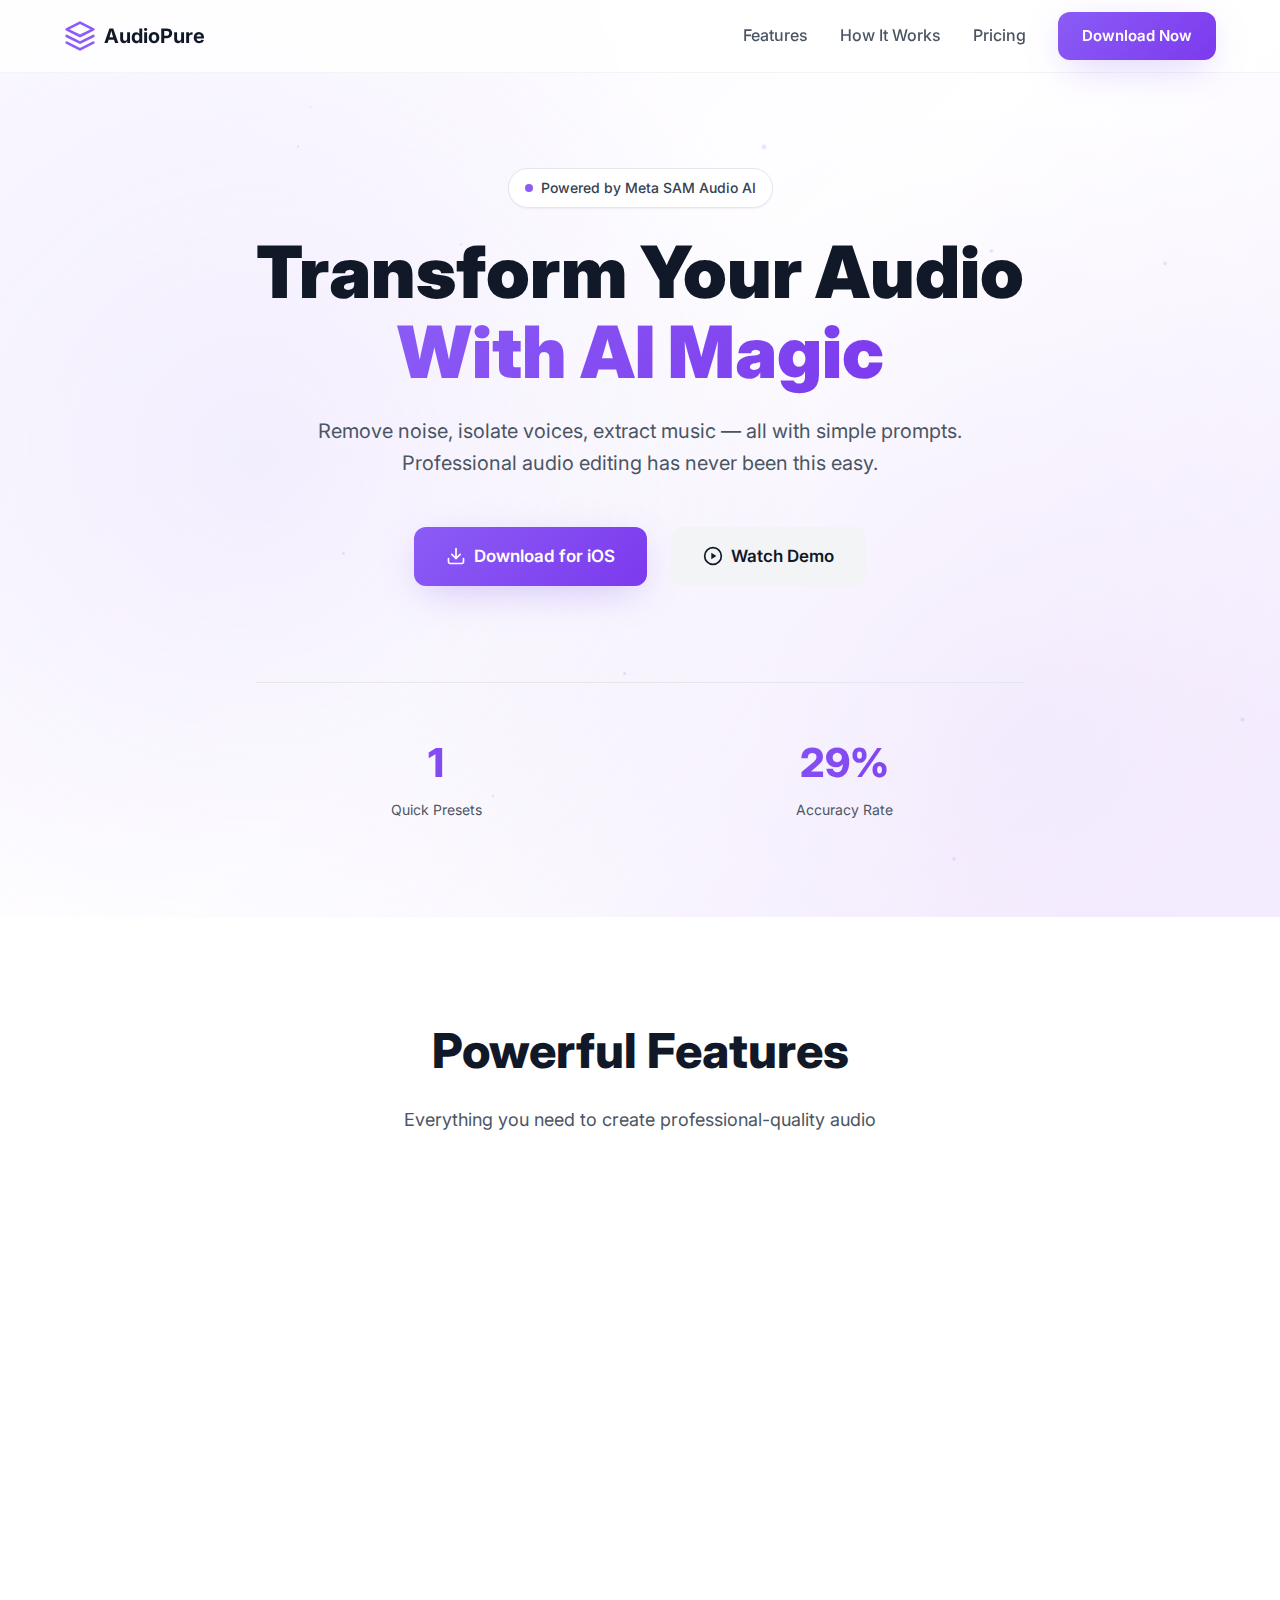
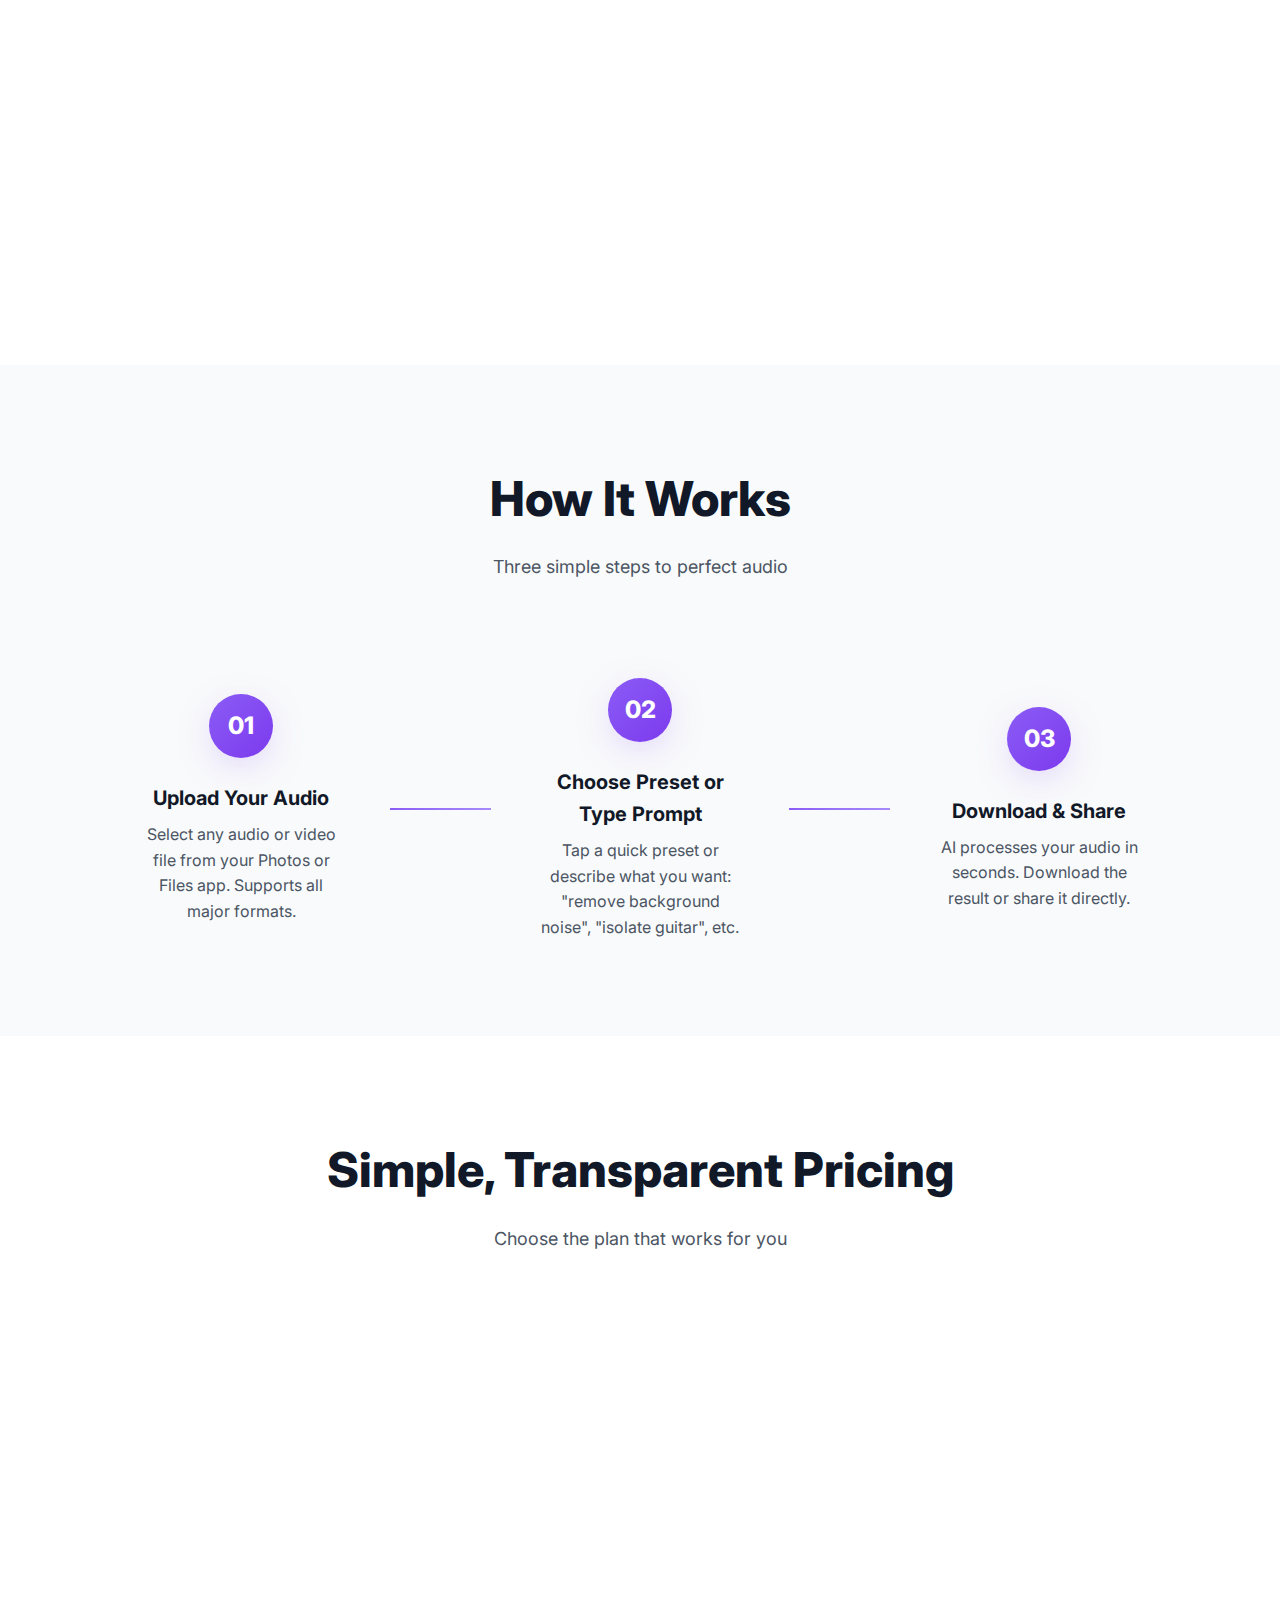
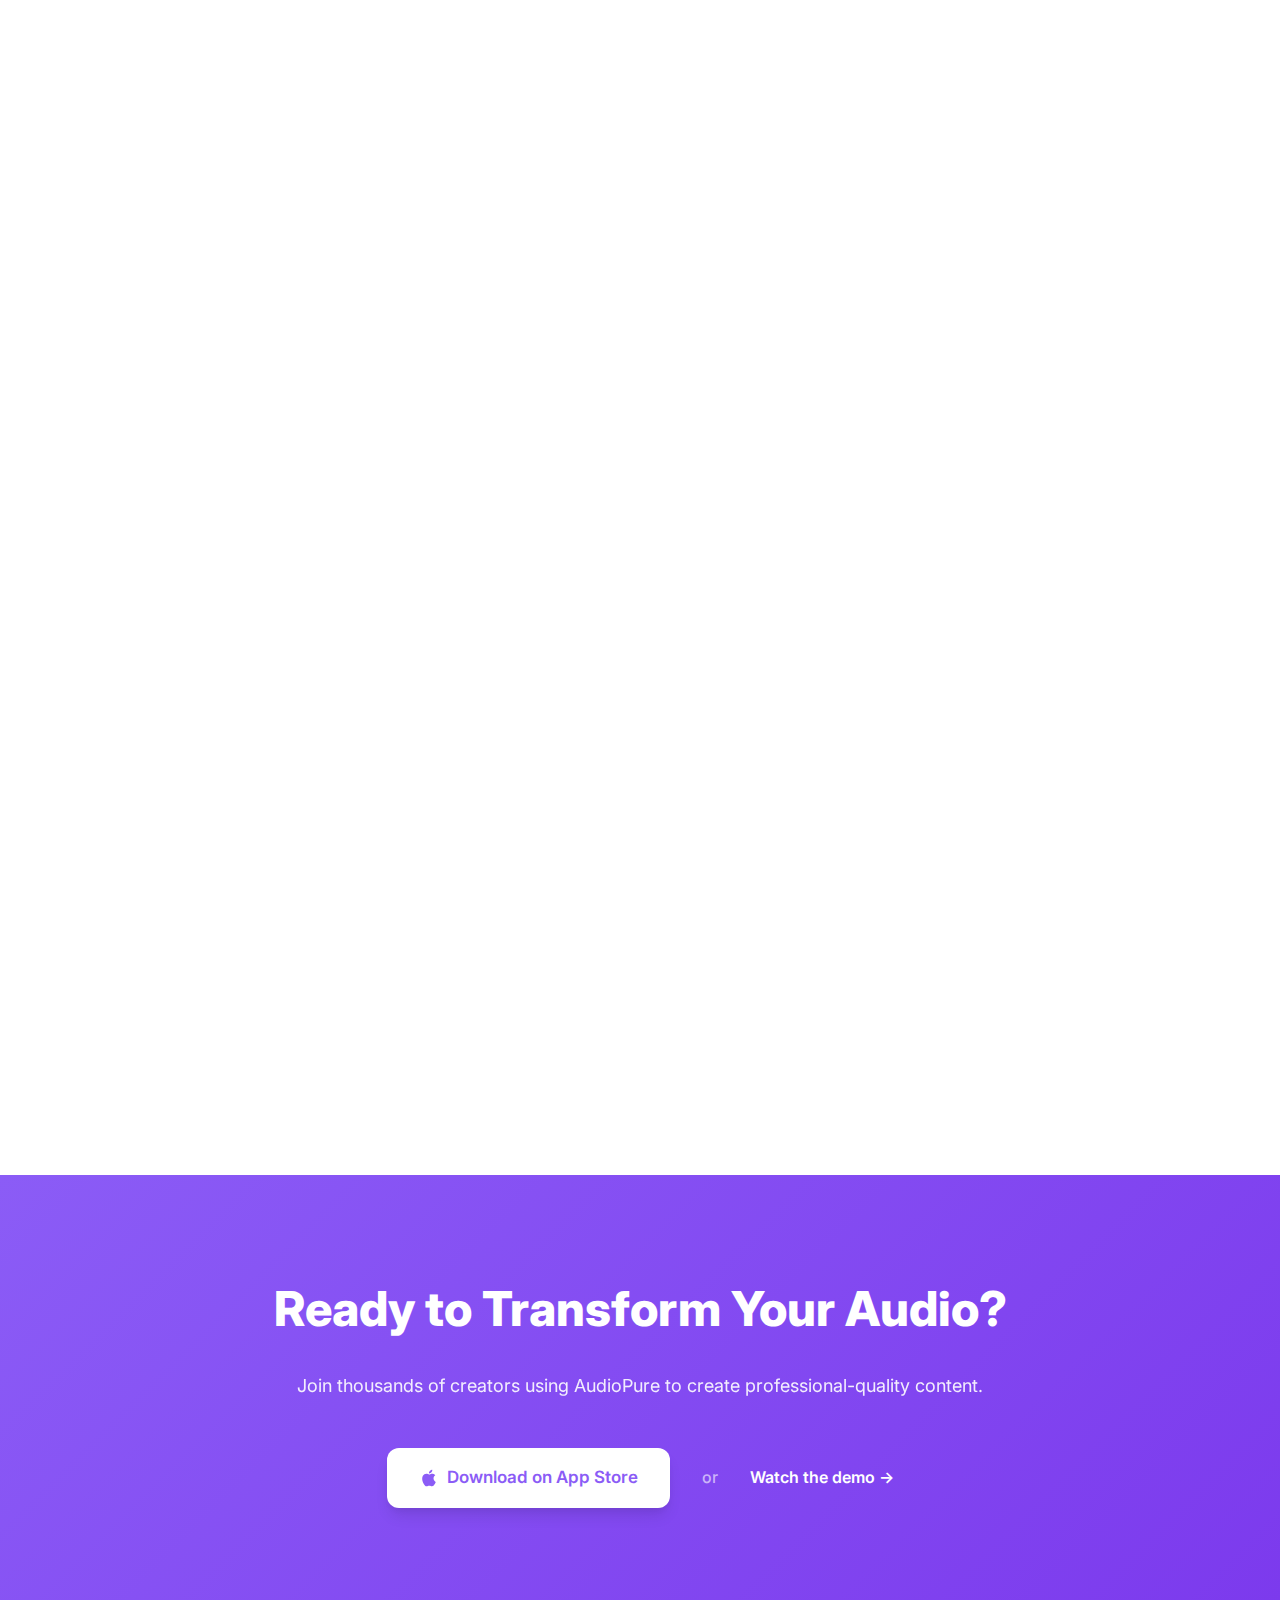
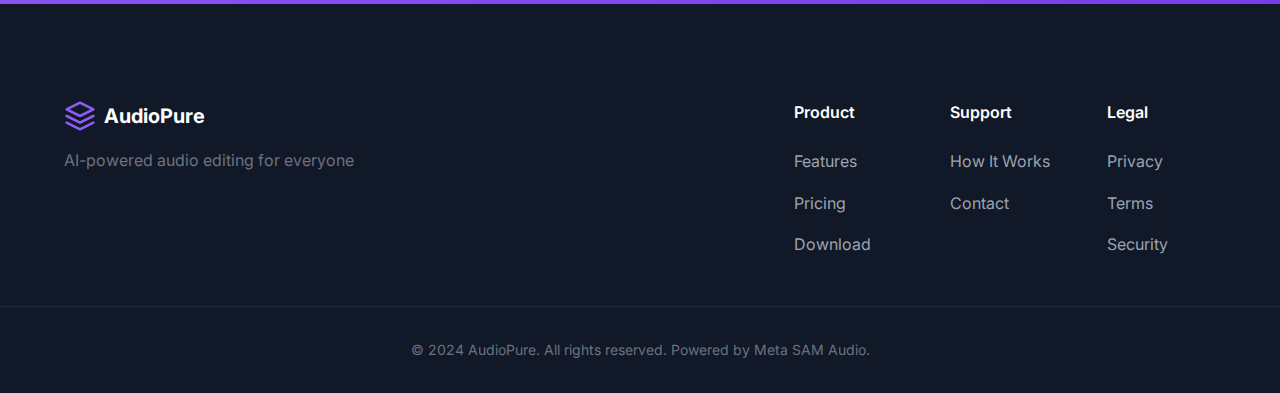
<file: docs/index.html>
<!DOCTYPE html>
<html lang="en">

<head>
    <meta charset="UTF-8">
    <meta name="viewport" content="width=device-width, initial-scale=1.0">
    <title>AudioPure - AI-Powered Audio Editing for Everyone</title>
    <link rel="icon" type="image/png" sizes="32x32" href="favicon.png">
    <link rel="icon" type="image/png" sizes="16x16" href="favicon.png">
    <link rel="apple-touch-icon" sizes="180x180" href="favicon.png">
    <meta name="description"
        content="Transform your audio with AI. Remove noise, isolate voices, and extract music instantly. Powered by Meta's SAM Audio.">
    <link rel="stylesheet" href="styles.css">
    <link rel="preconnect" href="https://fonts.googleapis.com">
    <link rel="preconnect" href="https://fonts.gstatic.com" crossorigin>
    <link href="https://fonts.googleapis.com/css2?family=Inter:wght@300;400;500;600;700;800;900&display=swap"
        rel="stylesheet">
</head>

<body>
    <!-- Navigation -->
    <nav class="nav">
        <div class="container nav-content">
            <div class="logo">
                <svg class="logo-icon" viewBox="0 0 24 24" fill="none" xmlns="http://www.w3.org/2000/svg">
                    <path d="M12 2L2 7L12 12L22 7L12 2Z" stroke="currentColor" stroke-width="2" stroke-linecap="round"
                        stroke-linejoin="round" />
                    <path d="M2 17L12 22L22 17" stroke="currentColor" stroke-width="2" stroke-linecap="round"
                        stroke-linejoin="round" />
                    <path d="M2 12L12 17L22 12" stroke="currentColor" stroke-width="2" stroke-linecap="round"
                        stroke-linejoin="round" />
                </svg>
                <span class="logo-text">AudioPure</span>
            </div>
            <div class="nav-links">
                <a href="#features" class="nav-link">Features</a>
                <a href="#how-it-works" class="nav-link">How It Works</a>
                <a href="#pricing" class="nav-link">Pricing</a>
                <a href="#download" class="btn btn-primary">Download Now</a>
            </div>
        </div>
    </nav>

    <!-- Hero Section -->
    <section class="hero">
        <div class="hero-background"></div>
        <div class="container hero-content">
            <div class="hero-badge">
                <span class="badge-dot"></span>
                Powered by Meta SAM Audio AI
            </div>
            <h1 class="hero-title">
                Transform Your Audio<br />
                <span class="gradient-text">With AI Magic</span>
            </h1>
            <p class="hero-description">
                Remove noise, isolate voices, extract music — all with simple prompts.<br />
                Professional audio editing has never been this easy.
            </p>
            <div class="hero-cta">
                <a href="https://apps.apple.com/us/app/audiopure/id6756751567" class="btn btn-large btn-primary">
                    <svg class="btn-icon" viewBox="0 0 24 24" fill="none">
                        <path
                            d="M21 15V19C21 19.5304 20.7893 20.0391 20.4142 20.4142C20.0391 20.7893 19.5304 21 19 21H5C4.46957 21 3.96086 20.7893 3.58579 20.4142C3.21071 20.0391 3 19.5304 3 19V15"
                            stroke="currentColor" stroke-width="2" stroke-linecap="round" stroke-linejoin="round" />
                        <path d="M7 10L12 15L17 10" stroke="currentColor" stroke-width="2" stroke-linecap="round"
                            stroke-linejoin="round" />
                        <path d="M12 15V3" stroke="currentColor" stroke-width="2" stroke-linecap="round"
                            stroke-linejoin="round" />
                    </svg>
                    Download for iOS
                </a>
                <a href="https://youtube.com/shorts/cp3o5GuZ-IY" target="_blank" rel="noopener"
                    class="btn btn-large btn-secondary">
                    <svg class="btn-icon" viewBox="0 0 24 24" fill="none">
                        <circle cx="12" cy="12" r="10" stroke="currentColor" stroke-width="2" />
                        <polygon points="10,8 16,12 10,16" fill="currentColor" />
                    </svg>
                    Watch Demo
                </a>
            </div>
            <div class="hero-stats">
                <div class="stat">
                    <div class="stat-number">6</div>
                    <div class="stat-label">Quick Presets</div>
                </div>
                <div class="stat">
                    <div class="stat-number">99%</div>
                    <div class="stat-label">Accuracy Rate</div>
                </div>
            </div>
        </div>
    </section>

    <!-- Features Section -->
    <section id="features" class="features">
        <div class="container">
            <div class="section-header">
                <h2 class="section-title">Powerful Features</h2>
                <p class="section-description">Everything you need to create professional-quality audio</p>
            </div>
            <div class="features-grid">
                <div class="feature-card">
                    <div class="feature-icon gradient-bg">
                        <svg viewBox="0 0 24 24" fill="none">
                            <path
                                d="M12 15C13.6569 15 15 13.6569 15 12C15 10.3431 13.6569 9 12 9C10.3431 9 9 10.3431 9 12C9 13.6569 10.3431 15 12 15Z"
                                stroke="white" stroke-width="2" />
                            <path
                                d="M19.4 15C19.2669 15.3016 19.2272 15.6362 19.286 15.9606C19.3448 16.285 19.4995 16.5843 19.73 16.82L19.79 16.88C19.976 17.0657 20.1235 17.2863 20.2241 17.5291C20.3248 17.7719 20.3766 18.0322 20.3766 18.295C20.3766 18.5578 20.3248 18.8181 20.2241 19.0609C20.1235 19.3037 19.976 19.5243 19.79 19.71C19.6043 19.896 19.3837 20.0435 19.1409 20.1441C18.8981 20.2448 18.6378 20.2966 18.375 20.2966C18.1122 20.2966 17.8519 20.2448 17.6091 20.1441C17.3663 20.0435 17.1457 19.896 16.96 19.71L16.9 19.65C16.6643 19.4195 16.365 19.2648 16.0406 19.206C15.7162 19.1472 15.3816 19.1869 15.08 19.32C14.7842 19.4468 14.532 19.6572 14.3543 19.9255C14.1766 20.1938 14.0813 20.5082 14.08 20.83V21C14.08 21.5304 13.8693 22.0391 13.4942 22.4142C13.1191 22.7893 12.6104 23 12.08 23C11.5496 23 11.0409 22.7893 10.6658 22.4142C10.2907 22.0391 10.08 21.5304 10.08 21V20.91C10.0723 20.579 9.96512 20.258 9.77251 19.9887C9.5799 19.7194 9.31074 19.5143 9 19.4C8.69838 19.2669 8.36381 19.2272 8.03941 19.286C7.71502 19.3448 7.41568 19.4995 7.18 19.73L7.12 19.79C6.93425 19.976 6.71368 20.1235 6.47088 20.2241C6.22808 20.3248 5.96783 20.3766 5.705 20.3766C5.44217 20.3766 5.18192 20.3248 4.93912 20.2241C4.69632 20.1235 4.47575 19.976 4.29 19.79C4.10405 19.6043 3.95653 19.3837 3.85588 19.1409C3.75523 18.8981 3.70343 18.6378 3.70343 18.375C3.70343 18.1122 3.75523 17.8519 3.85588 17.6091C3.95653 17.3663 4.10405 17.1457 4.29 16.96L4.35 16.9C4.58054 16.6643 4.73519 16.365 4.794 16.0406C4.85282 15.7162 4.81312 15.3816 4.68 15.08C4.55324 14.7842 4.34276 14.532 4.07447 14.3543C3.80618 14.1766 3.49179 14.0813 3.17 14.08H3C2.46957 14.08 1.96086 13.8693 1.58579 13.4942C1.21071 13.1191 1 12.6104 1 12.08C1 11.5496 1.21071 11.0409 1.58579 10.6658C1.96086 10.2907 2.46957 10.08 3 10.08H3.09C3.42099 10.0723 3.742 9.96512 4.0113 9.77251C4.28059 9.5799 4.48572 9.31074 4.6 9C4.73312 8.69838 4.77282 8.36381 4.714 8.03941C4.65519 7.71502 4.50054 7.41568 4.27 7.18L4.21 7.12C4.02405 6.93425 3.87653 6.71368 3.77588 6.47088C3.67523 6.22808 3.62343 5.96783 3.62343 5.705C3.62343 5.44217 3.67523 5.18192 3.77588 4.93912C3.87653 4.69632 4.02405 4.47575 4.21 4.29C4.39575 4.10405 4.61632 3.95653 4.85912 3.85588C5.10192 3.75523 5.36217 3.70343 5.625 3.70343C5.88783 3.70343 6.14808 3.75523 6.39088 3.85588C6.63368 3.95653 6.85425 4.10405 7.04 4.29L7.1 4.35C7.33568 4.58054 7.63502 4.73519 7.95941 4.794C8.28381 4.85282 8.61838 4.81312 8.92 4.68H9C9.29577 4.55324 9.54802 4.34276 9.72569 4.07447C9.90337 3.80618 9.99872 3.49179 10 3.17V3C10 2.46957 10.2107 1.96086 10.5858 1.58579C10.9609 1.21071 11.4696 1 12 1C12.5304 1 13.0391 1.21071 13.4142 1.58579C13.7893 1.96086 14 2.46957 14 3V3.09C14.0013 3.41179 14.0966 3.72618 14.2743 3.99447C14.452 4.26276 14.7042 4.47324 15 4.6C15.3016 4.73312 15.6362 4.77282 15.9606 4.714C16.285 4.65519 16.5843 4.50054 16.82 4.27L16.88 4.21C17.0657 4.02405 17.2863 3.87653 17.5291 3.77588C17.7719 3.67523 18.0322 3.62343 18.295 3.62343C18.5578 3.62343 18.8181 3.67523 19.0609 3.77588C19.3037 3.87653 19.5243 4.02405 19.71 4.21C19.896 4.39575 20.0435 4.61632 20.1441 4.85912C20.2448 5.10192 20.2966 5.36217 20.2966 5.625C20.2966 5.88783 20.2448 6.14808 20.1441 6.39088C20.0435 6.63368 19.896 6.85425 19.71 7.04L19.65 7.1C19.4195 7.33568 19.2648 7.63502 19.206 7.95941C19.1472 8.28381 19.1869 8.61838 19.32 8.92V9C19.4468 9.29577 19.6572 9.54802 19.9255 9.72569C20.1938 9.90337 20.5082 9.99872 20.83 10H21C21.5304 10 22.0391 10.2107 22.4142 10.5858C22.7893 10.9609 23 11.4696 23 12C23 12.5304 22.7893 13.0391 22.4142 13.4142C22.0391 13.7893 21.5304 14 21 14H20.91C20.5882 14.0013 20.2738 14.0966 20.0055 14.2743C19.7372 14.452 19.5268 14.7042 19.4 15Z"
                                stroke="white" stroke-width="2" stroke-linecap="round" stroke-linejoin="round" />
                        </svg>
                    </div>
                    <h3 class="feature-title">Simple Prompts</h3>
                    <p class="feature-description">Just type what you want - "wind" or "speech". No
                        complex tools or settings.</p>
                </div>
                <div class="feature-card">
                    <div class="feature-icon gradient-bg">
                        <svg viewBox="0 0 24 24" fill="none">
                            <path d="M13 2L3 14H12L11 22L21 10H12L13 2Z" stroke="white" stroke-width="2"
                                stroke-linecap="round" stroke-linejoin="round" />
                        </svg>
                    </div>
                    <h3 class="feature-title">6 Quick Presets</h3>
                    <p class="feature-description">One-tap presets for common tasks: clean voice, remove noise,
                        remove wind, and more.</p>
                </div>
                <div class="feature-card">
                    <div class="feature-icon gradient-bg">
                        <svg viewBox="0 0 24 24" fill="none">
                            <circle cx="12" cy="12" r="10" stroke="white" stroke-width="2" />
                            <path d="M12 6V12L16 14" stroke="white" stroke-width="2" stroke-linecap="round" />
                        </svg>
                    </div>
                    <h3 class="feature-title">Lightning Fast</h3>
                    <p class="feature-description">Powered by Meta's SAM Audio AI. Process audio in seconds, not hours.
                    </p>
                </div>
                <div class="feature-card">
                    <div class="feature-icon gradient-bg">
                        <svg viewBox="0 0 24 24" fill="none">
                            <path
                                d="M17 21V19C17 17.9391 16.5786 16.9217 15.8284 16.1716C15.0783 15.4214 14.0609 15 13 15H5C3.93913 15 2.92172 15.4214 2.17157 16.1716C1.42143 16.9217 1 17.9391 1 19V21"
                                stroke="white" stroke-width="2" stroke-linecap="round" stroke-linejoin="round" />
                            <circle cx="9" cy="7" r="4" stroke="white" stroke-width="2" />
                            <path
                                d="M23 21V19C22.9993 18.1137 22.7044 17.2528 22.1614 16.5523C21.6184 15.8519 20.8581 15.3516 20 15.13"
                                stroke="white" stroke-width="2" stroke-linecap="round" stroke-linejoin="round" />
                            <path
                                d="M16 3.13C16.8604 3.35031 17.623 3.85071 18.1676 4.55232C18.7122 5.25392 19.0078 6.11683 19.0078 7.005C19.0078 7.89318 18.7122 8.75608 18.1676 9.45769C17.623 10.1593 16.8604 10.6597 16 10.88"
                                stroke="white" stroke-width="2" stroke-linecap="round" stroke-linejoin="round" />
                        </svg>
                    </div>
                    <h3 class="feature-title">Perfect for Creators</h3>
                    <p class="feature-description">Built for vloggers, podcasters, musicians, and content creators of
                        all kinds.</p>
                </div>
                <div class="feature-card">
                    <div class="feature-icon gradient-bg">
                        <svg viewBox="0 0 24 24" fill="none">
                            <rect x="3" y="3" width="18" height="18" rx="2" stroke="white" stroke-width="2" />
                            <path d="M9 3V21" stroke="white" stroke-width="2" />
                            <path d="M15 3V21" stroke="white" stroke-width="2" />
                        </svg>
                    </div>
                    <h3 class="feature-title">Multiple Formats</h3>
                    <p class="feature-description">Works with MP3, WAV, M4A, MP4, MOV, and more. Import from Photos or
                        Files.</p>
                </div>
                <div class="feature-card">
                    <div class="feature-icon gradient-bg">
                        <svg viewBox="0 0 24 24" fill="none">
                            <path
                                d="M12 22C17.5228 22 22 17.5228 22 12C22 6.47715 17.5228 2 12 2C6.47715 2 2 6.47715 2 12C2 17.5228 6.47715 22 12 22Z"
                                stroke="white" stroke-width="2" />
                            <path d="M2 12H22" stroke="white" stroke-width="2" />
                            <path
                                d="M12 2C14.5013 4.73835 15.9228 8.29203 16 12C15.9228 15.708 14.5013 19.2616 12 22C9.49872 19.2616 8.07725 15.708 8 12C8.07725 8.29203 9.49872 4.73835 12 2Z"
                                stroke="white" stroke-width="2" />
                        </svg>
                    </div>
                    <h3 class="feature-title">Privacy First</h3>
                    <p class="feature-description">Your audio stays private. Processing happens securely with
                        industry-standard encryption.</p>
                </div>
            </div>
        </div>
    </section>

    <!-- How It Works -->
    <section id="how-it-works" class="how-it-works">
        <div class="container">
            <div class="section-header">
                <h2 class="section-title">How It Works</h2>
                <p class="section-description">Three simple steps to perfect audio</p>
            </div>
            <div class="steps">
                <div class="step">
                    <div class="step-number">01</div>
                    <div class="step-content">
                        <h3 class="step-title">Upload Your Audio</h3>
                        <p class="step-description">Select any audio or video file from your Photos or Files app.
                            Supports all major formats.</p>
                    </div>
                </div>
                <div class="step-line"></div>
                <div class="step">
                    <div class="step-number">02</div>
                    <div class="step-content">
                        <h3 class="step-title">Choose Preset or Type Prompt</h3>
                        <p class="step-description">Tap a quick preset or describe what you want: "remove background
                            noise", "isolate guitar", etc.</p>
                    </div>
                </div>
                <div class="step-line"></div>
                <div class="step">
                    <div class="step-number">03</div>
                    <div class="step-content">
                        <h3 class="step-title">Download & Share</h3>
                        <p class="step-description">AI processes your audio in seconds. Download the result or share it
                            directly.</p>
                    </div>
                </div>
            </div>
        </div>
    </section>

    <!-- Pricing -->
    <section id="pricing" class="pricing">
        <div class="container">
            <div class="section-header">
                <h2 class="section-title">Simple, Transparent Pricing</h2>
                <p class="section-description">Choose the plan that works for you</p>
            </div>
            <div class="pricing-grid">
                <div class="pricing-card">
                    <div class="pricing-header">
                        <h3 class="pricing-title">Free</h3>
                        <div class="pricing-price">
                            <span class="price-currency">$</span>
                            <span class="price-amount">0</span>
                            <span class="price-period"></span>
                        </div>
                    </div>
                    <ul class="pricing-features">
                        <li class="feature-item">
                            <svg class="check-icon" viewBox="0 0 24 24" fill="none">
                                <path d="M20 6L9 17L4 12" stroke="currentColor" stroke-width="2" stroke-linecap="round"
                                    stroke-linejoin="round" />
                            </svg>
                            2 processes total
                        </li>
                        <li class="feature-item">
                            <svg class="check-icon" viewBox="0 0 24 24" fill="none">
                                <path d="M20 6L9 17L4 12" stroke="currentColor" stroke-width="2" stroke-linecap="round"
                                    stroke-linejoin="round" />
                            </svg>
                            Up to 15 second clips
                        </li>
                        <li class="feature-item">
                            <svg class="check-icon" viewBox="0 0 24 24" fill="none">
                                <path d="M20 6L9 17L4 12" stroke="currentColor" stroke-width="2" stroke-linecap="round"
                                    stroke-linejoin="round" />
                            </svg>
                            All 6 quick presets
                        </li>
                        <li class="feature-item">
                            <svg class="check-icon" viewBox="0 0 24 24" fill="none">
                                <path d="M20 6L9 17L4 12" stroke="currentColor" stroke-width="2" stroke-linecap="round"
                                    stroke-linejoin="round" />
                            </svg>
                            Watermark on output
                        </li>
                    </ul>
                    <button class="btn btn-outline btn-full">Get Started</button>
                </div>
                <div class="pricing-card">
                    <div class="pricing-header">
                        <h3 class="pricing-title">Basic</h3>
                        <div class="pricing-price">
                            <span class="price-currency">$</span>
                            <span class="price-amount">9.99</span>
                            <span class="price-period">/month</span>
                        </div>
                    </div>
                    <ul class="pricing-features">
                        <li class="feature-item">
                            <svg class="check-icon" viewBox="0 0 24 24" fill="none">
                                <path d="M20 6L9 17L4 12" stroke="currentColor" stroke-width="2" stroke-linecap="round"
                                    stroke-linejoin="round" />
                            </svg>
                            10 processes per month
                        </li>
                        <li class="feature-item">
                            <svg class="check-icon" viewBox="0 0 24 24" fill="none">
                                <path d="M20 6L9 17L4 12" stroke="currentColor" stroke-width="2" stroke-linecap="round"
                                    stroke-linejoin="round" />
                            </svg>
                            Up to 1 minute clips
                        </li>
                        <li class="feature-item">
                            <svg class="check-icon" viewBox="0 0 24 24" fill="none">
                                <path d="M20 6L9 17L4 12" stroke="currentColor" stroke-width="2" stroke-linecap="round"
                                    stroke-linejoin="round" />
                            </svg>
                            No watermark
                        </li>
                        <li class="feature-item">
                            <svg class="check-icon" viewBox="0 0 24 24" fill="none">
                                <path d="M20 6L9 17L4 12" stroke="currentColor" stroke-width="2" stroke-linecap="round"
                                    stroke-linejoin="round" />
                            </svg>
                            Video output included
                        </li>
                    </ul>
                    <button class="btn btn-outline btn-full">Subscribe Now</button>
                </div>
                <div class="pricing-card featured">
                    <div class="pricing-badge">Most Popular</div>
                    <div class="pricing-header">
                        <h3 class="pricing-title">Pro</h3>
                        <div class="pricing-price">
                            <span class="price-currency">$</span>
                            <span class="price-amount">29.99</span>
                            <span class="price-period">/month</span>
                        </div>
                    </div>
                    <ul class="pricing-features">
                        <li class="feature-item">
                            <svg class="check-icon" viewBox="0 0 24 24" fill="none">
                                <path d="M20 6L9 17L4 12" stroke="currentColor" stroke-width="2" stroke-linecap="round"
                                    stroke-linejoin="round" />
                            </svg>
                            30 processes per month
                        </li>
                        <li class="feature-item">
                            <svg class="check-icon" viewBox="0 0 24 24" fill="none">
                                <path d="M20 6L9 17L4 12" stroke="currentColor" stroke-width="2" stroke-linecap="round"
                                    stroke-linejoin="round" />
                            </svg>
                            Up to 2.5 minute clips
                        </li>
                        <li class="feature-item">
                            <svg class="check-icon" viewBox="0 0 24 24" fill="none">
                                <path d="M20 6L9 17L4 12" stroke="currentColor" stroke-width="2" stroke-linecap="round"
                                    stroke-linejoin="round" />
                            </svg>
                            High Quality Mode
                        </li>
                        <li class="feature-item">
                            <svg class="check-icon" viewBox="0 0 24 24" fill="none">
                                <path d="M20 6L9 17L4 12" stroke="currentColor" stroke-width="2" stroke-linecap="round"
                                    stroke-linejoin="round" />
                            </svg>
                            Priority processing
                        </li>
                    </ul>
                    <button class="btn btn-primary btn-full">Subscribe Now</button>
                </div>
                <div class="pricing-card">
                    <div class="pricing-header">
                        <h3 class="pricing-title">Unlimited</h3>
                        <div class="pricing-price">
                            <span class="price-currency">$</span>
                            <span class="price-amount">59.99</span>
                            <span class="price-period">/month</span>
                        </div>
                    </div>
                    <ul class="pricing-features">
                        <li class="feature-item">
                            <svg class="check-icon" viewBox="0 0 24 24" fill="none">
                                <path d="M20 6L9 17L4 12" stroke="currentColor" stroke-width="2" stroke-linecap="round"
                                    stroke-linejoin="round" />
                            </svg>
                            Unlimited processes
                        </li>
                        <li class="feature-item">
                            <svg class="check-icon" viewBox="0 0 24 24" fill="none">
                                <path d="M20 6L9 17L4 12" stroke="currentColor" stroke-width="2" stroke-linecap="round"
                                    stroke-linejoin="round" />
                            </svg>
                            Up to 5 minute clips
                        </li>
                        <li class="feature-item">
                            <svg class="check-icon" viewBox="0 0 24 24" fill="none">
                                <path d="M20 6L9 17L4 12" stroke="currentColor" stroke-width="2" stroke-linecap="round"
                                    stroke-linejoin="round" />
                            </svg>
                            High Quality Mode
                        </li>
                        <li class="feature-item">
                            <svg class="check-icon" viewBox="0 0 24 24" fill="none">
                                <path d="M20 6L9 17L4 12" stroke="currentColor" stroke-width="2" stroke-linecap="round"
                                    stroke-linejoin="round" />
                            </svg>
                            VIP priority processing
                        </li>
                    </ul>
                    <button class="btn btn-outline btn-full">Subscribe Now</button>
                </div>
            </div>
        </div>
    </section>

    <!-- CTA Section -->
    <section id="download" class="cta">
        <div class="container cta-content">
            <h2 class="cta-title">Ready to Transform Your Audio?</h2>
            <p class="cta-description">Join thousands of creators using AudioPure to create professional-quality
                content.</p>
            <div class="cta-buttons">
                <a href="https://apps.apple.com/us/app/audiopure/id6756751567" class="btn btn-large btn-white">
                    <svg class="btn-icon" viewBox="0 0 24 24" fill="none">
                        <path
                            d="M18.71 19.5C17.88 20.74 17 21.95 15.66 21.97C14.32 22 13.89 21.18 12.37 21.18C10.84 21.18 10.37 21.95 9.09997 22C7.78997 22.05 6.79997 20.68 5.95997 19.47C4.24997 17 2.93997 12.45 4.69997 9.39C5.56997 7.87 7.12997 6.91 8.81997 6.88C10.1 6.86 11.32 7.75 12.11 7.75C12.89 7.75 14.37 6.68 15.92 6.84C16.57 6.87 18.39 7.1 19.56 8.82C19.47 8.88 17.39 10.1 17.41 12.63C17.44 15.65 20.06 16.66 20.09 16.67C20.06 16.74 19.67 18.11 18.71 19.5ZM13 3.5C13.73 2.67 14.94 2.04 15.94 2C16.07 3.17 15.6 4.35 14.9 5.19C14.21 6.04 13.07 6.7 11.95 6.61C11.8 5.46 12.36 4.26 13 3.5Z"
                            fill="currentColor" />
                    </svg>
                    Download on App Store
                </a>
                <span class="cta-separator">or</span>
                <a href="https://youtube.com/shorts/cp3o5GuZ-IY" target="_blank" rel="noopener" class="cta-link">Watch
                    the demo →</a>
            </div>
        </div>
    </section>

    <!-- Footer -->
    <footer class="footer">
        <div class="container footer-content">
            <div class="footer-brand">
                <div class="logo">
                    <svg class="logo-icon" viewBox="0 0 24 24" fill="none">
                        <path d="M12 2L2 7L12 12L22 7L12 2Z" stroke="currentColor" stroke-width="2"
                            stroke-linecap="round" stroke-linejoin="round" />
                        <path d="M2 17L12 22L22 17" stroke="currentColor" stroke-width="2" stroke-linecap="round"
                            stroke-linejoin="round" />
                        <path d="M2 12L12 17L22 12" stroke="currentColor" stroke-width="2" stroke-linecap="round"
                            stroke-linejoin="round" />
                    </svg>
                    <span class="logo-text">AudioPure</span>
                </div>
                <p class="footer-tagline">AI-powered audio editing for everyone</p>
            </div>
            <div class="footer-links">
                <div class="footer-column">
                    <h4 class="footer-heading">Product</h4>
                    <a href="#features" class="footer-link">Features</a>
                    <a href="#pricing" class="footer-link">Pricing</a>
                    <a href="#download" class="footer-link">Download</a>
                </div>
                <div class="footer-column">
                    <h4 class="footer-heading">Support</h4>
                    <a href="#how-it-works" class="footer-link">How It Works</a>
                    <a href="mailto:audiopureapp@gmail.com" class="footer-link">Contact</a>
                </div>
                <div class="footer-column">
                    <h4 class="footer-heading">Legal</h4>
                    <a href="privacy.html" class="footer-link">Privacy</a>
                    <a href="terms.html" class="footer-link">Terms</a>
                    <a href="security.html" class="footer-link">Security</a>
                </div>
            </div>
        </div>
        <div class="footer-bottom">
            <div class="container">
                <p class="footer-copyright">© 2024 AudioPure. All rights reserved. Powered by Meta SAM Audio.</p>
            </div>
        </div>
    </footer>

    <script src="script.js"></script>
</body>

</html>
</file>
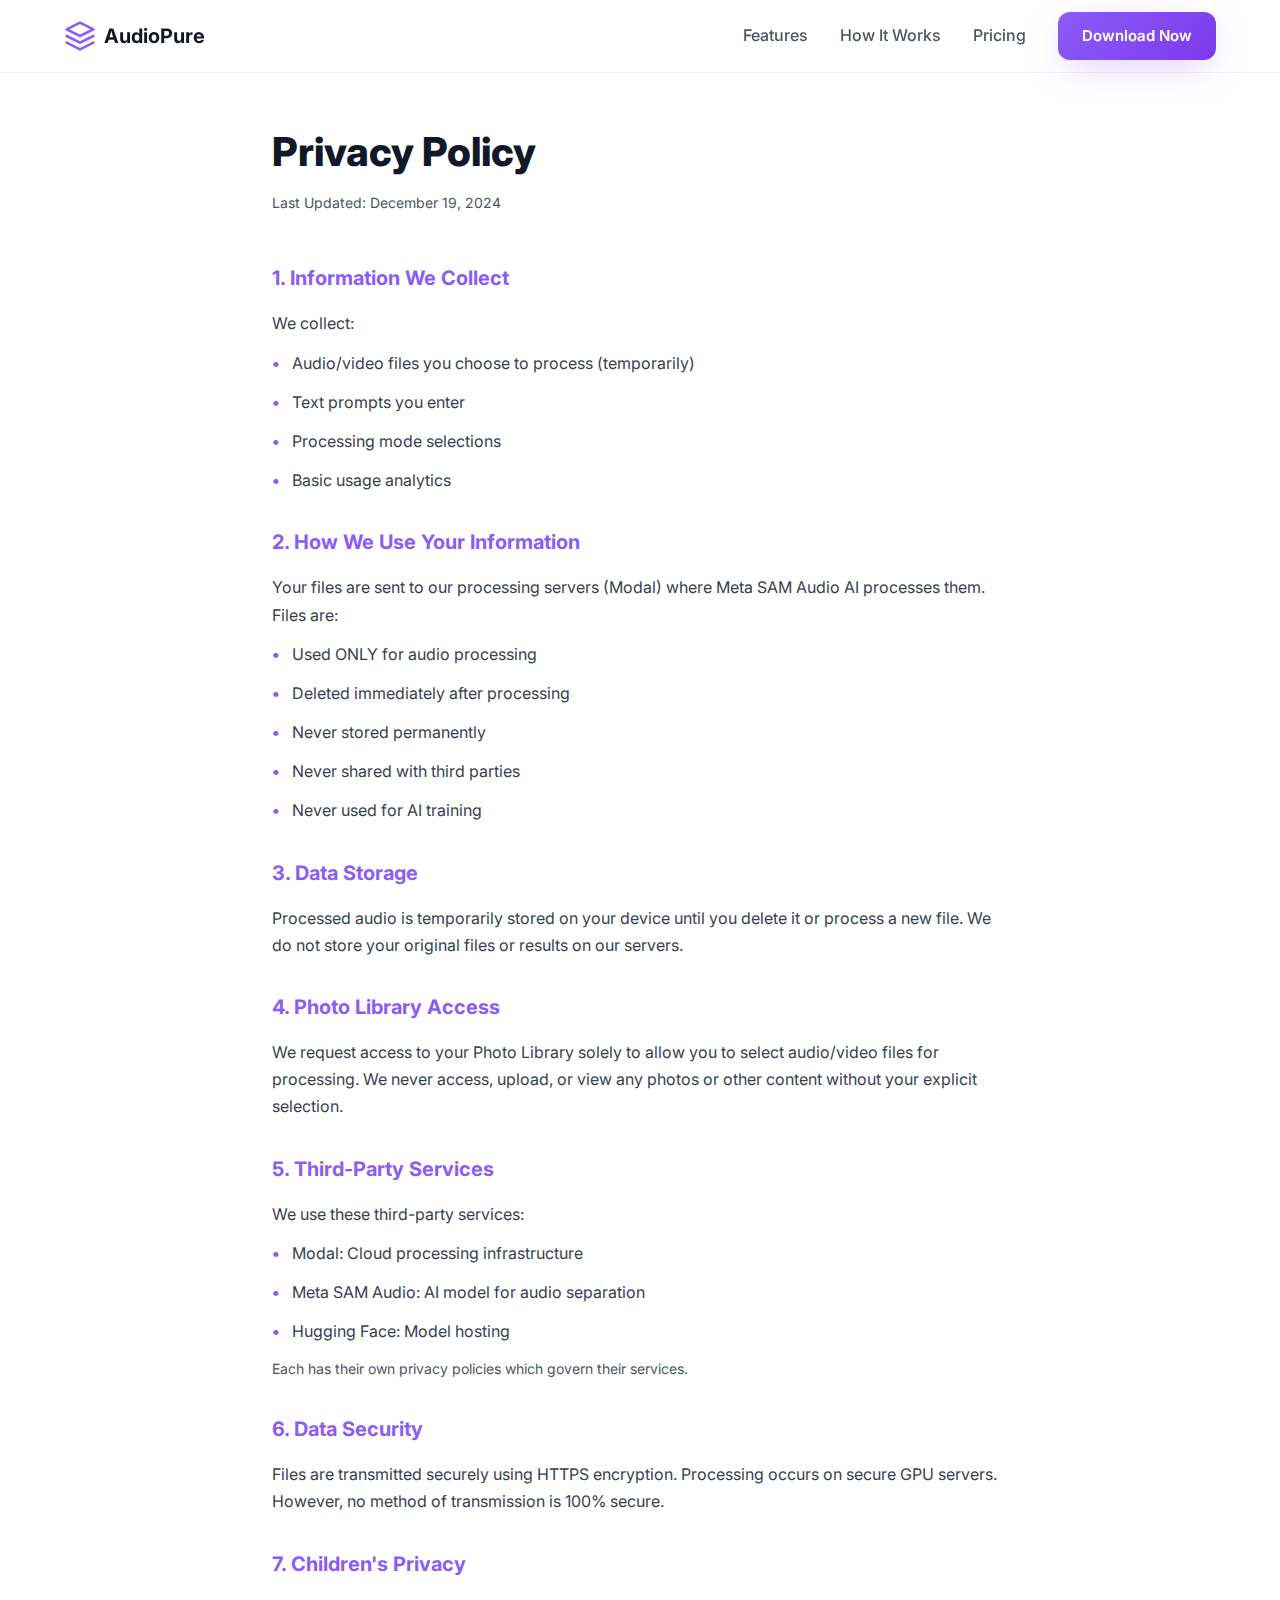
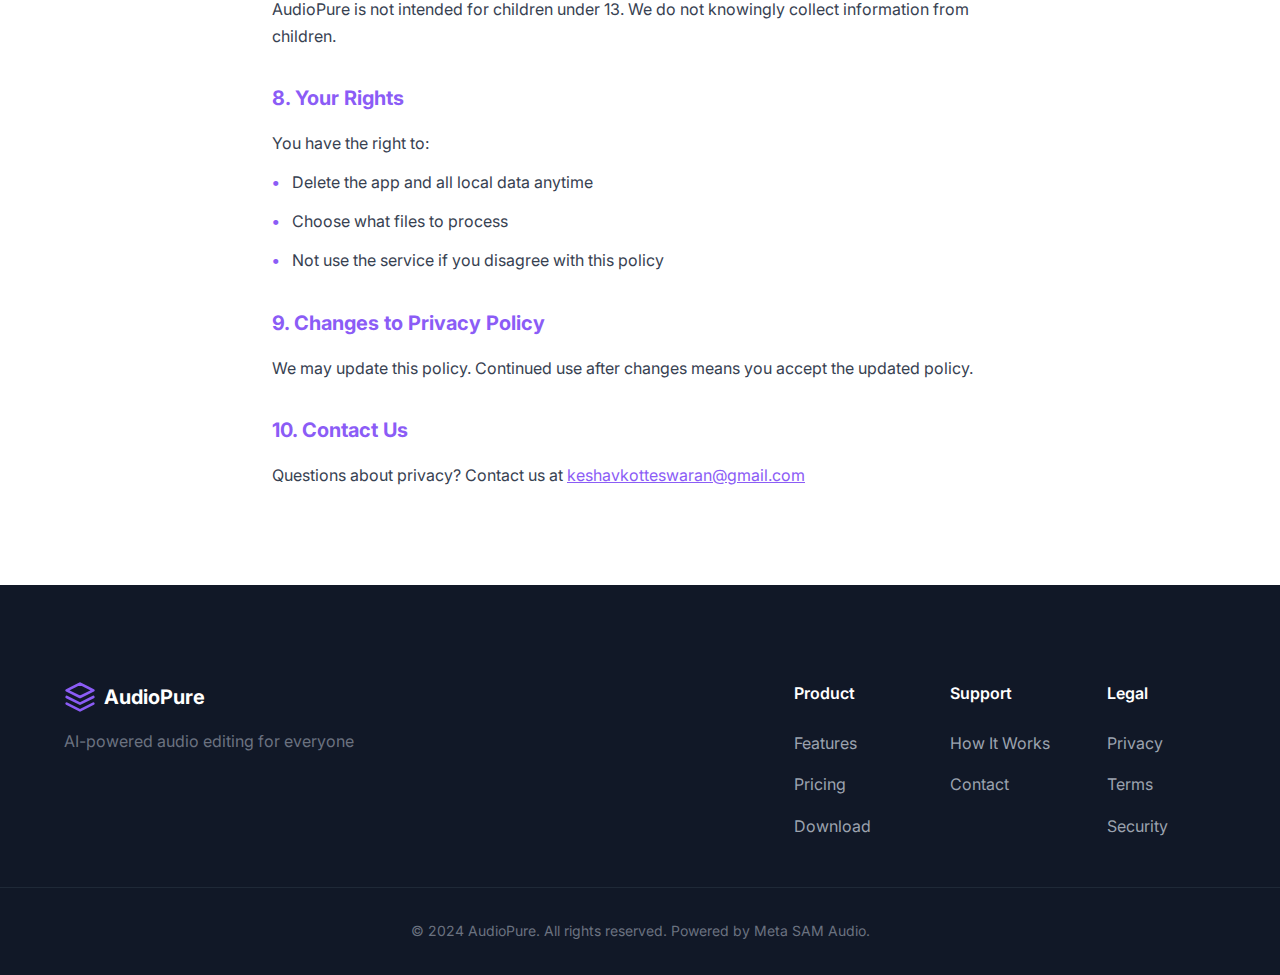
<file: docs/privacy.html>
<!DOCTYPE html>
<html lang="en">

<head>
    <meta charset="UTF-8">
    <meta name="viewport" content="width=device-width, initial-scale=1.0">
    <title>Privacy Policy - AudioPure</title>
    <link rel="icon" type="image/png" href="favicon.png">
    <link rel="stylesheet" href="styles.css">
    <link rel="preconnect" href="https://fonts.googleapis.com">
    <link rel="preconnect" href="https://fonts.gstatic.com" crossorigin>
    <link href="https://fonts.googleapis.com/css2?family=Inter:wght@300;400;500;600;700;800;900&display=swap"
        rel="stylesheet">
    <style>
        .legal-page {
            max-width: 800px;
            margin: 0 auto;
            padding: 120px 2rem 4rem;
        }

        .legal-header {
            margin-bottom: 3rem;
        }

        .legal-title {
            font-size: 2.5rem;
            font-weight: 800;
            margin-bottom: 0.5rem;
        }

        .legal-date {
            color: var(--gray-600);
            font-size: 0.875rem;
        }

        .legal-section {
            margin-bottom: 2rem;
        }

        .legal-section h2 {
            font-size: 1.25rem;
            font-weight: 700;
            color: var(--primary-purple);
            margin-bottom: 1rem;
        }

        .legal-section p,
        .legal-section li {
            color: var(--gray-700);
            line-height: 1.7;
            margin-bottom: 0.75rem;
        }

        .legal-section ul {
            list-style: none;
            padding-left: 0;
        }

        .legal-section ul li::before {
            content: "• ";
            color: var(--primary-purple);
            font-weight: bold;
            margin-right: 0.5rem;
        }
    </style>
</head>

<body>
    <!-- Navigation -->
    <nav class="nav">
        <div class="container nav-content">
            <a href="index.html" class="logo">
                <svg class="logo-icon" viewBox="0 0 24 24" fill="none" xmlns="http://www.w3.org/2000/svg">
                    <path d="M12 2L2 7L12 12L22 7L12 2Z" stroke="currentColor" stroke-width="2" stroke-linecap="round"
                        stroke-linejoin="round" />
                    <path d="M2 17L12 22L22 17" stroke="currentColor" stroke-width="2" stroke-linecap="round"
                        stroke-linejoin="round" />
                    <path d="M2 12L12 17L22 12" stroke="currentColor" stroke-width="2" stroke-linecap="round"
                        stroke-linejoin="round" />
                </svg>
                <span class="logo-text">AudioPure</span>
            </a>
            <div class="nav-links">
                <a href="index.html#features" class="nav-link">Features</a>
                <a href="index.html#how-it-works" class="nav-link">How It Works</a>
                <a href="index.html#pricing" class="nav-link">Pricing</a>
                <a href="index.html#download" class="btn btn-primary">Download Now</a>
            </div>
        </div>
    </nav>

    <!-- Privacy Policy Content -->
    <div class="legal-page">
        <div class="legal-header">
            <h1 class="legal-title">Privacy Policy</h1>
            <p class="legal-date">Last Updated: December 19, 2024</p>
        </div>

        <div class="legal-section">
            <h2>1. Information We Collect</h2>
            <p>We collect:</p>
            <ul>
                <li>Audio/video files you choose to process (temporarily)</li>
                <li>Text prompts you enter</li>
                <li>Processing mode selections</li>
                <li>Basic usage analytics</li>
            </ul>
        </div>

        <div class="legal-section">
            <h2>2. How We Use Your Information</h2>
            <p>Your files are sent to our processing servers (Modal) where Meta SAM Audio AI processes them. Files are:
            </p>
            <ul>
                <li>Used ONLY for audio processing</li>
                <li>Deleted immediately after processing</li>
                <li>Never stored permanently</li>
                <li>Never shared with third parties</li>
                <li>Never used for AI training</li>
            </ul>
        </div>

        <div class="legal-section">
            <h2>3. Data Storage</h2>
            <p>Processed audio is temporarily stored on your device until you delete it or process a new file. We do not
                store your original files or results on our servers.</p>
        </div>

        <div class="legal-section">
            <h2>4. Photo Library Access</h2>
            <p>We request access to your Photo Library solely to allow you to select audio/video files for processing.
                We never access, upload, or view any photos or other content without your explicit selection.</p>
        </div>

        <div class="legal-section">
            <h2>5. Third-Party Services</h2>
            <p>We use these third-party services:</p>
            <ul>
                <li>Modal: Cloud processing infrastructure</li>
                <li>Meta SAM Audio: AI model for audio separation</li>
                <li>Hugging Face: Model hosting</li>
            </ul>
            <p style="font-size: 0.875rem; color: var(--gray-600); margin-top: 0.5rem;">Each has their own privacy
                policies which govern their services.</p>
        </div>

        <div class="legal-section">
            <h2>6. Data Security</h2>
            <p>Files are transmitted securely using HTTPS encryption. Processing occurs on secure GPU servers. However,
                no method of transmission is 100% secure.</p>
        </div>

        <div class="legal-section">
            <h2>7. Children's Privacy</h2>
            <p>AudioPure is not intended for children under 13. We do not knowingly collect information from children.
            </p>
        </div>

        <div class="legal-section">
            <h2>8. Your Rights</h2>
            <p>You have the right to:</p>
            <ul>
                <li>Delete the app and all local data anytime</li>
                <li>Choose what files to process</li>
                <li>Not use the service if you disagree with this policy</li>
            </ul>
        </div>

        <div class="legal-section">
            <h2>9. Changes to Privacy Policy</h2>
            <p>We may update this policy. Continued use after changes means you accept the updated policy.</p>
        </div>

        <div class="legal-section">
            <h2>10. Contact Us</h2>
            <p>Questions about privacy? Contact us at <a href="mailto:keshavkotteswaran@gmail.com"
                    style="color: var(--primary-purple);">keshavkotteswaran@gmail.com</a></p>
        </div>
    </div>

    <!-- Footer -->
    <footer class="footer">
        <div class="container footer-content">
            <div class="footer-brand">
                <a href="index.html" class="logo">
                    <svg class="logo-icon" viewBox="0 0 24 24" fill="none">
                        <path d="M12 2L2 7L12 12L22 7L12 2Z" stroke="currentColor" stroke-width="2"
                            stroke-linecap="round" stroke-linejoin="round" />
                        <path d="M2 17L12 22L22 17" stroke="currentColor" stroke-width="2" stroke-linecap="round"
                            stroke-linejoin="round" />
                        <path d="M2 12L12 17L22 12" stroke="currentColor" stroke-width="2" stroke-linecap="round"
                            stroke-linejoin="round" />
                    </svg>
                    <span class="logo-text">AudioPure</span>
                </a>
                <p class="footer-tagline">AI-powered audio editing for everyone</p>
            </div>
            <div class="footer-links">
                <div class="footer-column">
                    <h4 class="footer-heading">Product</h4>
                    <a href="index.html#features" class="footer-link">Features</a>
                    <a href="index.html#pricing" class="footer-link">Pricing</a>
                    <a href="index.html#download" class="footer-link">Download</a>
                </div>
                <div class="footer-column">
                    <h4 class="footer-heading">Support</h4>
                    <a href="index.html#how-it-works" class="footer-link">How It Works</a>
                    <a href="mailto:keshavkotteswaran@gmail.com" class="footer-link">Contact</a>
                </div>
                <div class="footer-column">
                    <h4 class="footer-heading">Legal</h4>
                    <a href="privacy.html" class="footer-link">Privacy</a>
                    <a href="terms.html" class="footer-link">Terms</a>
                    <a href="security.html" class="footer-link">Security</a>
                </div>
            </div>
        </div>
        <div class="footer-bottom">
            <div class="container">
                <p class="footer-copyright">© 2024 AudioPure. All rights reserved. Powered by Meta SAM Audio.</p>
            </div>
        </div>
    </footer>
</body>

</html>
</file>
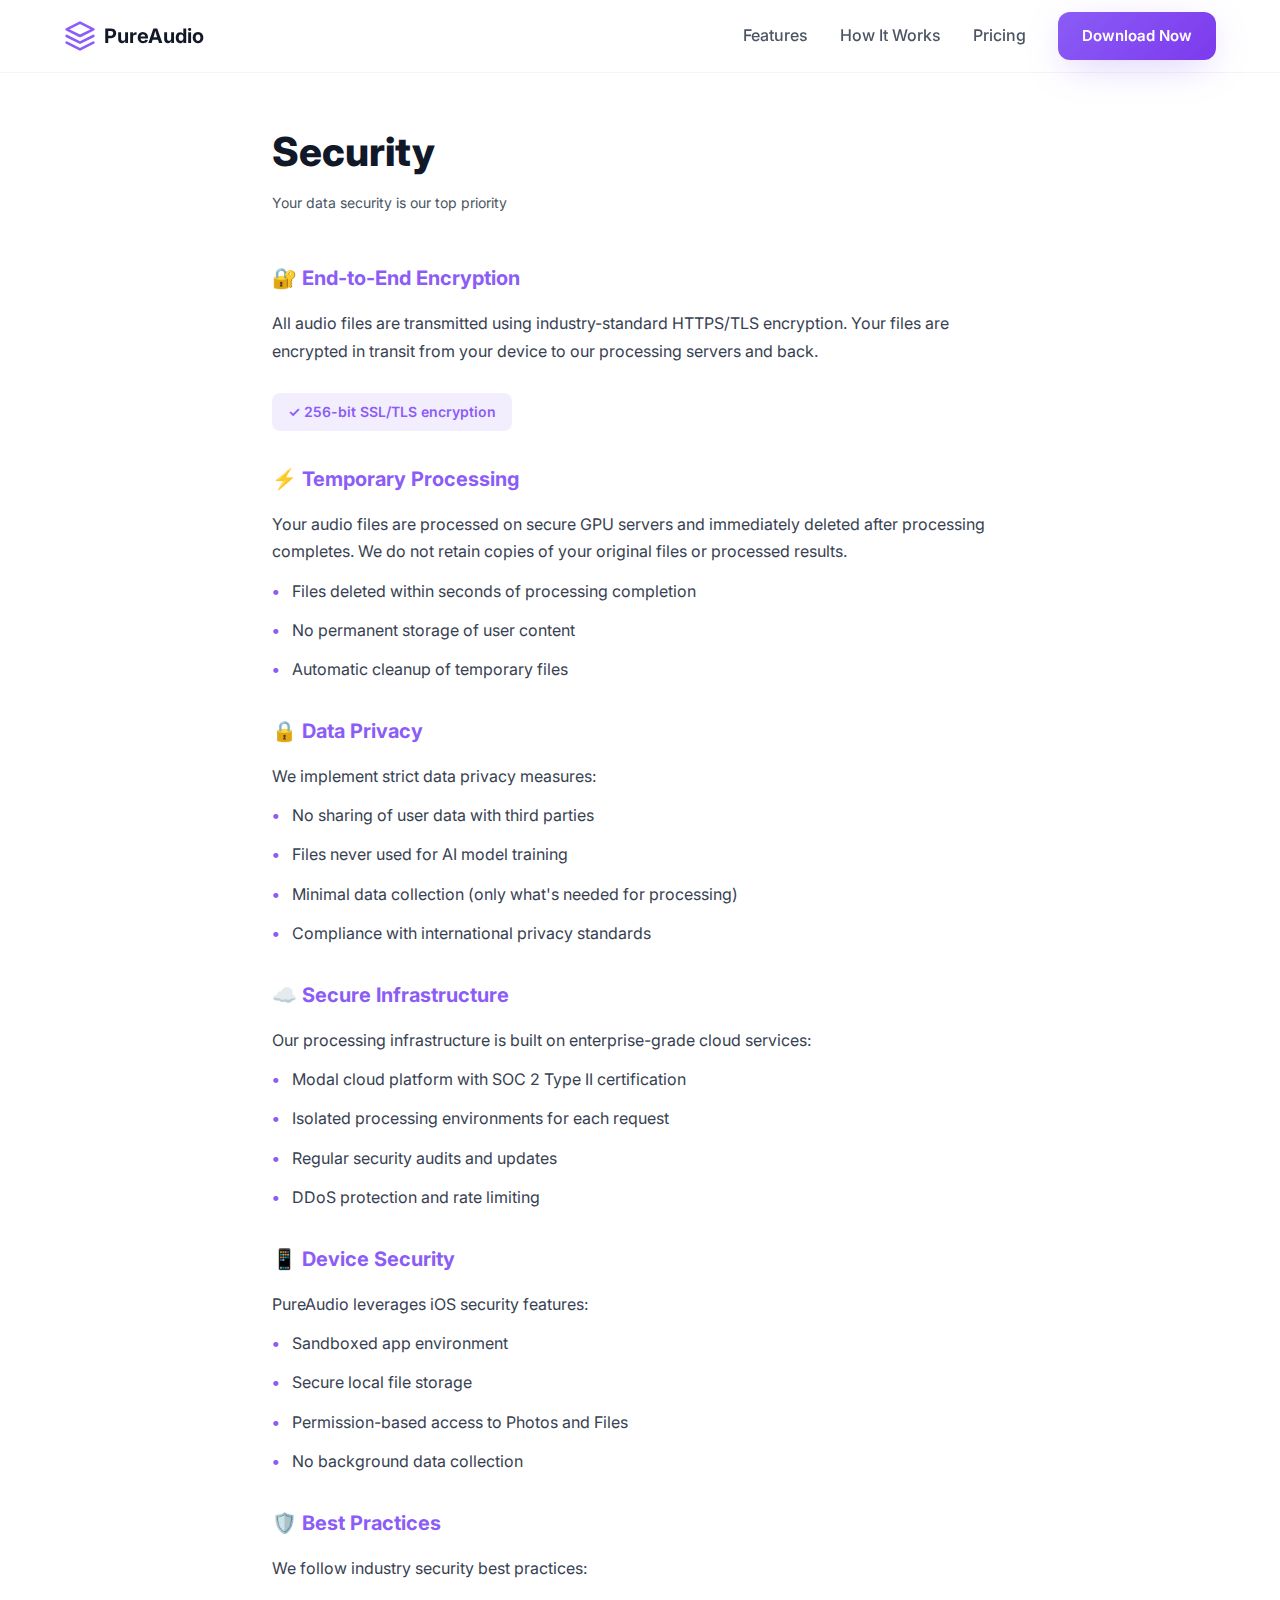
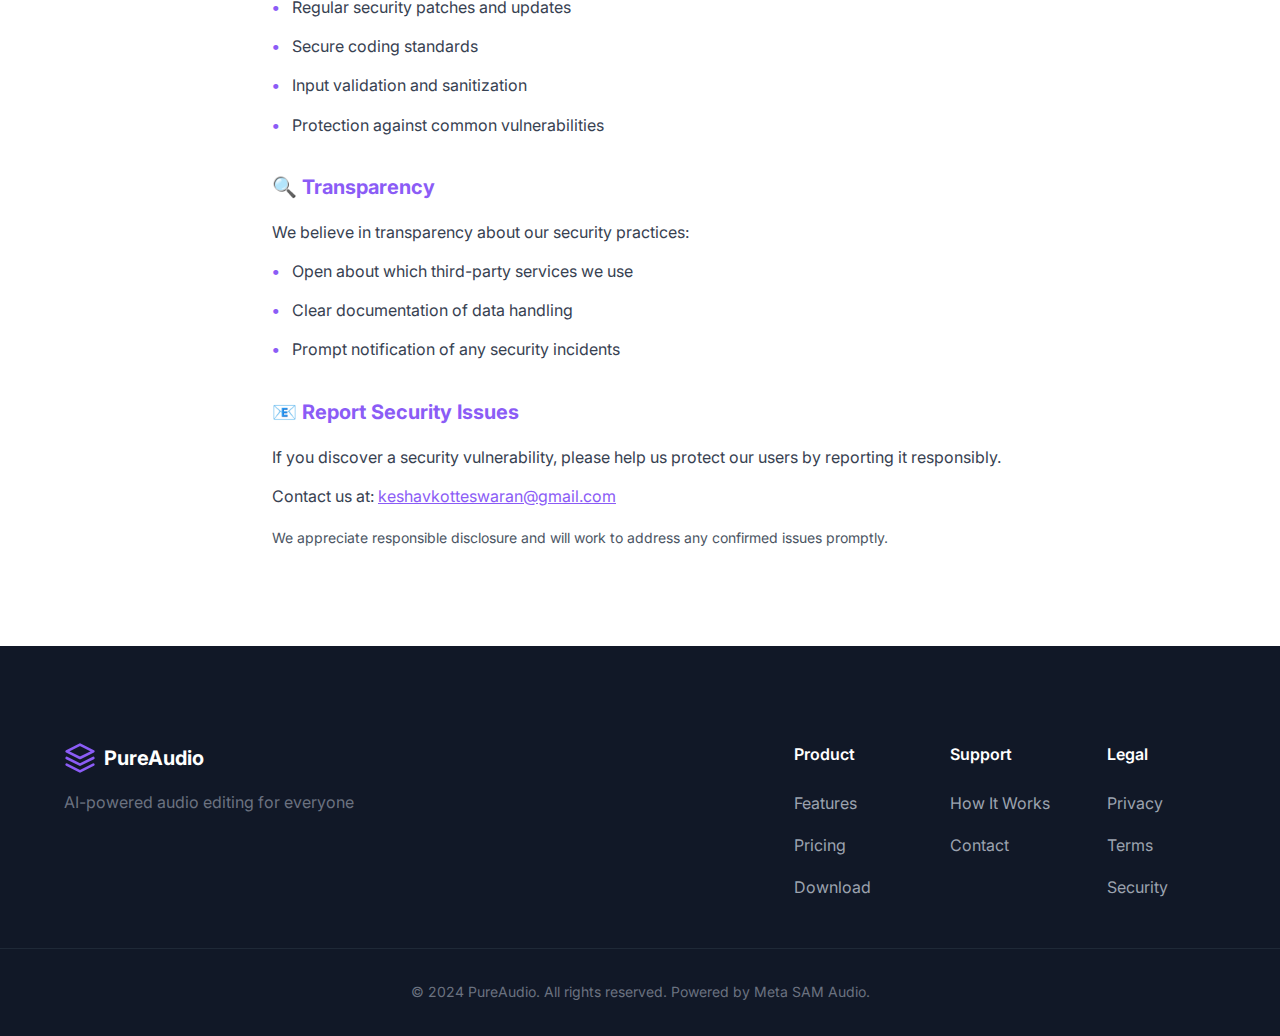
<file: docs/security.html>
<!DOCTYPE html>
<html lang="en">

<head>
    <meta charset="UTF-8">
    <meta name="viewport" content="width=device-width, initial-scale=1.0">
    <title>Security - PureAudio</title>
    <link rel="icon" type="image/png" href="favicon.png">
    <link rel="stylesheet" href="styles.css">
    <link rel="preconnect" href="https://fonts.googleapis.com">
    <link rel="preconnect" href="https://fonts.gstatic.com" crossorigin>
    <link href="https://fonts.googleapis.com/css2?family=Inter:wght@300;400;500;600;700;800;900&display=swap"
        rel="stylesheet">
    <style>
        .legal-page {
            max-width: 800px;
            margin: 0 auto;
            padding: 120px 2rem 4rem;
        }

        .legal-header {
            margin-bottom: 3rem;
        }

        .legal-title {
            font-size: 2.5rem;
            font-weight: 800;
            margin-bottom: 0.5rem;
        }

        .legal-date {
            color: var(--gray-600);
            font-size: 0.875rem;
        }

        .legal-section {
            margin-bottom: 2rem;
        }

        .legal-section h2 {
            font-size: 1.25rem;
            font-weight: 700;
            color: var(--primary-purple);
            margin-bottom: 1rem;
        }

        .legal-section p,
        .legal-section li {
            color: var(--gray-700);
            line-height: 1.7;
            margin-bottom: 0.75rem;
        }

        .legal-section ul {
            list-style: none;
            padding-left: 0;
        }

        .legal-section ul li::before {
            content: "• ";
            color: var(--primary-purple);
            font-weight: bold;
            margin-right: 0.5rem;
        }

        .security-badge {
            display: inline-flex;
            align-items: center;
            gap: 0.5rem;
            padding: 0.5rem 1rem;
            background: var(--primary-purple-subtle);
            border-radius: 8px;
            font-size: 0.875rem;
            font-weight: 600;
            color: var(--primary-purple);
            margin-top: 1rem;
        }
    </style>
</head>

<body>
    <!-- Navigation -->
    <nav class="nav">
        <div class="container nav-content">
            <a href="index.html" class="logo">
                <svg class="logo-icon" viewBox="0 0 24 24" fill="none" xmlns="http://www.w3.org/2000/svg">
                    <path d="M12 2L2 7L12 12L22 7L12 2Z" stroke="currentColor" stroke-width="2" stroke-linecap="round"
                        stroke-linejoin="round" />
                    <path d="M2 17L12 22L22 17" stroke="currentColor" stroke-width="2" stroke-linecap="round"
                        stroke-linejoin="round" />
                    <path d="M2 12L12 17L22 12" stroke="currentColor" stroke-width="2" stroke-linecap="round"
                        stroke-linejoin="round" />
                </svg>
                <span class="logo-text">PureAudio</span>
            </a>
            <div class="nav-links">
                <a href="index.html#features" class="nav-link">Features</a>
                <a href="index.html#how-it-works" class="nav-link">How It Works</a>
                <a href="index.html#pricing" class="nav-link">Pricing</a>
                <a href="index.html#download" class="btn btn-primary">Download Now</a>
            </div>
        </div>
    </nav>

    <!-- Security Content -->
    <div class="legal-page">
        <div class="legal-header">
            <h1 class="legal-title">Security</h1>
            <p class="legal-date">Your data security is our top priority</p>
        </div>

        <div class="legal-section">
            <h2>🔐 End-to-End Encryption</h2>
            <p>All audio files are transmitted using industry-standard HTTPS/TLS encryption. Your files are encrypted in
                transit from your device to our processing servers and back.</p>
            <div class="security-badge">
                ✓ 256-bit SSL/TLS encryption
            </div>
        </div>

        <div class="legal-section">
            <h2>⚡ Temporary Processing</h2>
            <p>Your audio files are processed on secure GPU servers and immediately deleted after processing completes.
                We do not retain copies of your original files or processed results.</p>
            <ul>
                <li>Files deleted within seconds of processing completion</li>
                <li>No permanent storage of user content</li>
                <li>Automatic cleanup of temporary files</li>
            </ul>
        </div>

        <div class="legal-section">
            <h2>🔒 Data Privacy</h2>
            <p>We implement strict data privacy measures:</p>
            <ul>
                <li>No sharing of user data with third parties</li>
                <li>Files never used for AI model training</li>
                <li>Minimal data collection (only what's needed for processing)</li>
                <li>Compliance with international privacy standards</li>
            </ul>
        </div>

        <div class="legal-section">
            <h2>☁️ Secure Infrastructure</h2>
            <p>Our processing infrastructure is built on enterprise-grade cloud services:</p>
            <ul>
                <li>Modal cloud platform with SOC 2 Type II certification</li>
                <li>Isolated processing environments for each request</li>
                <li>Regular security audits and updates</li>
                <li>DDoS protection and rate limiting</li>
            </ul>
        </div>

        <div class="legal-section">
            <h2>📱 Device Security</h2>
            <p>PureAudio leverages iOS security features:</p>
            <ul>
                <li>Sandboxed app environment</li>
                <li>Secure local file storage</li>
                <li>Permission-based access to Photos and Files</li>
                <li>No background data collection</li>
            </ul>
        </div>

        <div class="legal-section">
            <h2>🛡️ Best Practices</h2>
            <p>We follow industry security best practices:</p>
            <ul>
                <li>Regular security patches and updates</li>
                <li>Secure coding standards</li>
                <li>Input validation and sanitization</li>
                <li>Protection against common vulnerabilities</li>
            </ul>
        </div>

        <div class="legal-section">
            <h2>🔍 Transparency</h2>
            <p>We believe in transparency about our security practices:</p>
            <ul>
                <li>Open about which third-party services we use</li>
                <li>Clear documentation of data handling</li>
                <li>Prompt notification of any security incidents</li>
            </ul>
        </div>

        <div class="legal-section">
            <h2>📧 Report Security Issues</h2>
            <p>If you discover a security vulnerability, please help us protect our users by reporting it responsibly.
            </p>
            <p>Contact us at: <a href="mailto:keshavkotteswaran@gmail.com"
                    style="color: var(--primary-purple);">keshavkotteswaran@gmail.com</a></p>
            <p style="font-size: 0.875rem; color: var(--gray-600); margin-top: 1rem;">We appreciate responsible
                disclosure and will work to address any confirmed issues promptly.</p>
        </div>
    </div>

    <!-- Footer -->
    <footer class="footer">
        <div class="container footer-content">
            <div class="footer-brand">
                <a href="index.html" class="logo">
                    <svg class="logo-icon" viewBox="0 0 24 24" fill="none">
                        <path d="M12 2L2 7L12 12L22 7L12 2Z" stroke="currentColor" stroke-width="2"
                            stroke-linecap="round" stroke-linejoin="round" />
                        <path d="M2 17L12 22L22 17" stroke="currentColor" stroke-width="2" stroke-linecap="round"
                            stroke-linejoin="round" />
                        <path d="M2 12L12 17L22 12" stroke="currentColor" stroke-width="2" stroke-linecap="round"
                            stroke-linejoin="round" />
                    </svg>
                    <span class="logo-text">PureAudio</span>
                </a>
                <p class="footer-tagline">AI-powered audio editing for everyone</p>
            </div>
            <div class="footer-links">
                <div class="footer-column">
                    <h4 class="footer-heading">Product</h4>
                    <a href="index.html#features" class="footer-link">Features</a>
                    <a href="index.html#pricing" class="footer-link">Pricing</a>
                    <a href="index.html#download" class="footer-link">Download</a>
                </div>
                <div class="footer-column">
                    <h4 class="footer-heading">Support</h4>
                    <a href="index.html#how-it-works" class="footer-link">How It Works</a>
                    <a href="mailto:keshavkotteswaran@gmail.com" class="footer-link">Contact</a>
                </div>
                <div class="footer-column">
                    <h4 class="footer-heading">Legal</h4>
                    <a href="privacy.html" class="footer-link">Privacy</a>
                    <a href="terms.html" class="footer-link">Terms</a>
                    <a href="security.html" class="footer-link">Security</a>
                </div>
            </div>
        </div>
        <div class="footer-bottom">
            <div class="container">
                <p class="footer-copyright">© 2024 PureAudio. All rights reserved. Powered by Meta SAM Audio.</p>
            </div>
        </div>
    </footer>
</body>

</html>
</file>
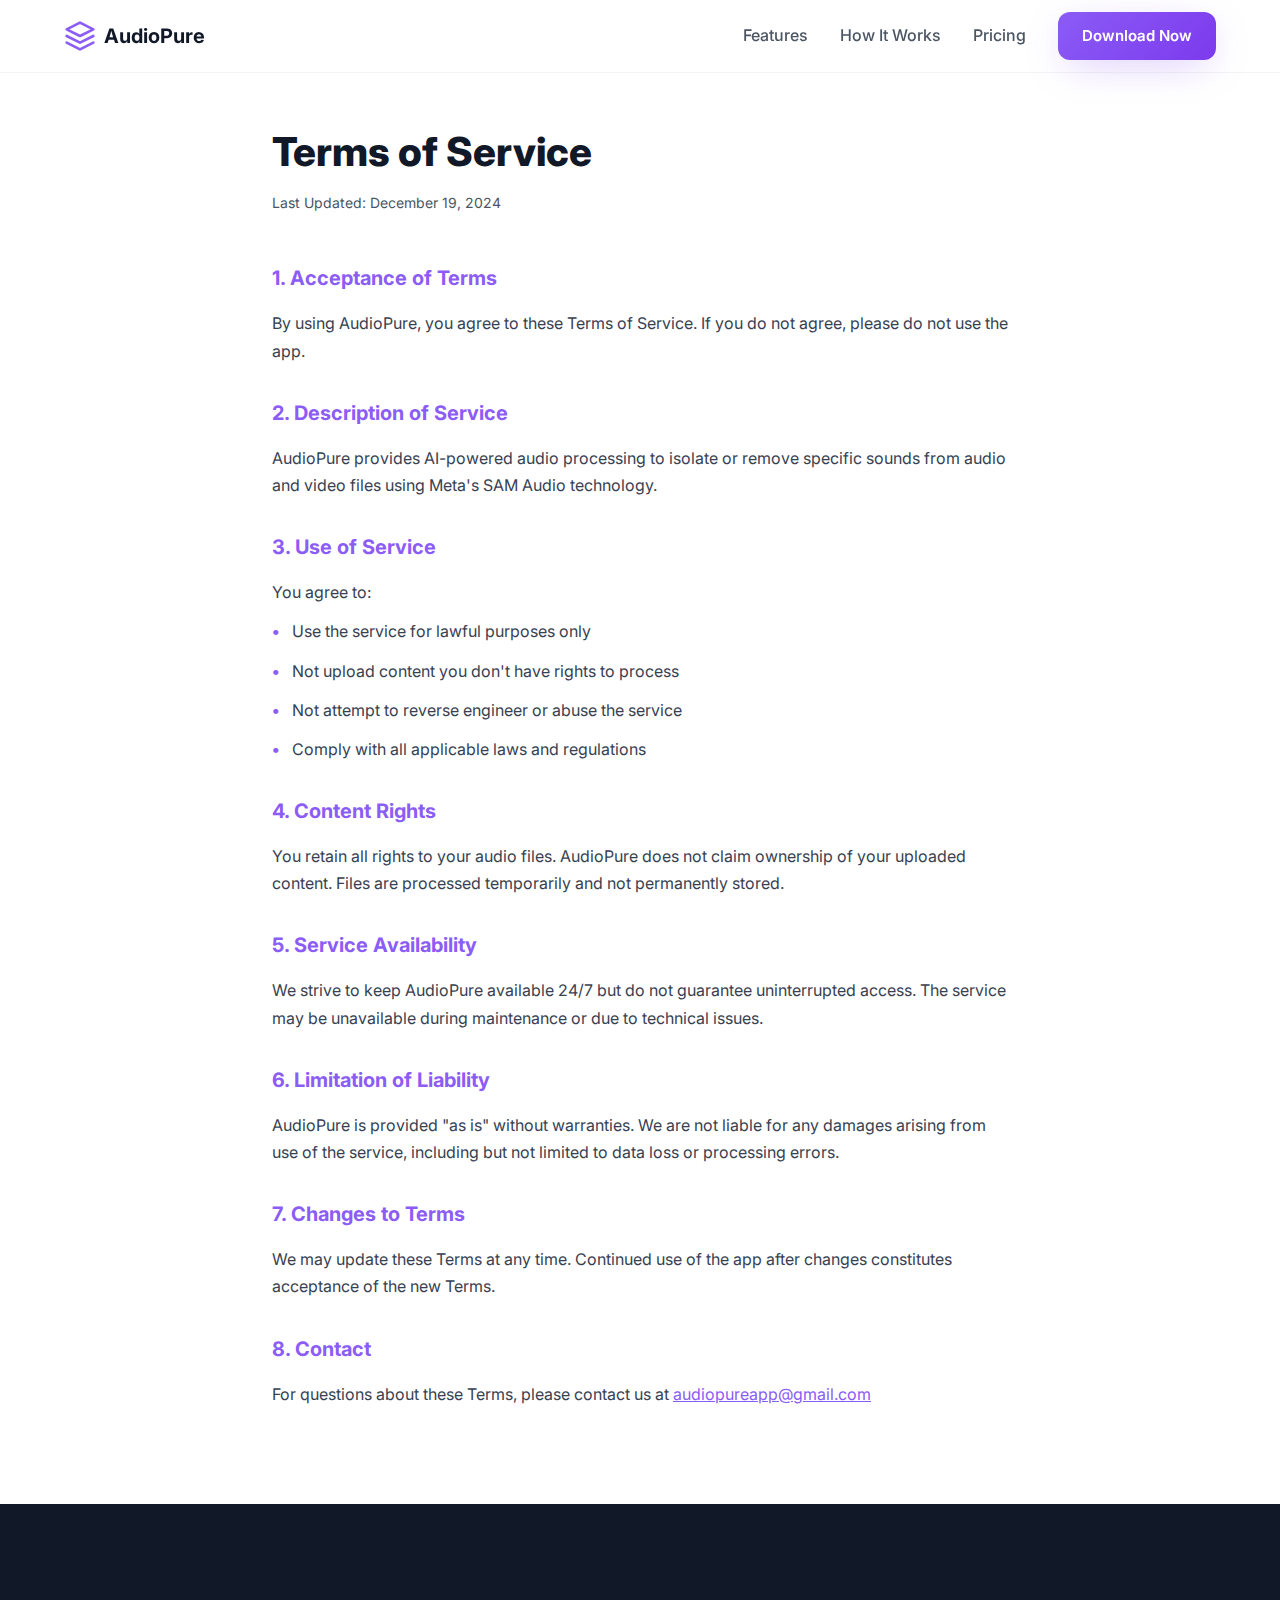
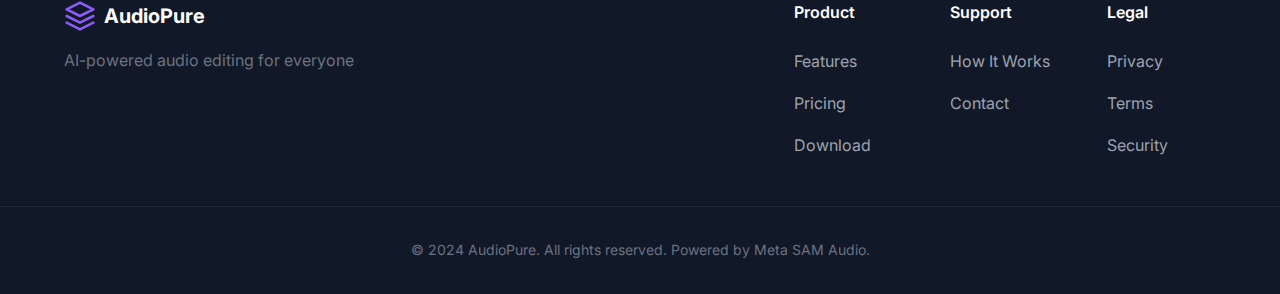
<file: docs/terms.html>
<!DOCTYPE html>
<html lang="en">

<head>
    <meta charset="UTF-8">
    <meta name="viewport" content="width=device-width, initial-scale=1.0">
    <title>Terms of Service - AudioPure</title>
    <link rel="icon" type="image/png" href="favicon.png">
    <link rel="stylesheet" href="styles.css">
    <link rel="preconnect" href="https://fonts.googleapis.com">
    <link rel="preconnect" href="https://fonts.gstatic.com" crossorigin>
    <link href="https://fonts.googleapis.com/css2?family=Inter:wght@300;400;500;600;700;800;900&display=swap"
        rel="stylesheet">
    <style>
        .legal-page {
            max-width: 800px;
            margin: 0 auto;
            padding: 120px 2rem 4rem;
        }

        .legal-header {
            margin-bottom: 3rem;
        }

        .legal-title {
            font-size: 2.5rem;
            font-weight: 800;
            margin-bottom: 0.5rem;
        }

        .legal-date {
            color: var(--gray-600);
            font-size: 0.875rem;
        }

        .legal-section {
            margin-bottom: 2rem;
        }

        .legal-section h2 {
            font-size: 1.25rem;
            font-weight: 700;
            color: var(--primary-purple);
            margin-bottom: 1rem;
        }

        .legal-section p,
        .legal-section li {
            color: var(--gray-700);
            line-height: 1.7;
            margin-bottom: 0.75rem;
        }

        .legal-section ul {
            list-style: none;
            padding-left: 0;
        }

        .legal-section ul li::before {
            content: "• ";
            color: var(--primary-purple);
            font-weight: bold;
            margin-right: 0.5rem;
        }
    </style>
</head>

<body>
    <!-- Navigation -->
    <nav class="nav">
        <div class="container nav-content">
            <a href="index.html" class="logo">
                <svg class="logo-icon" viewBox="0 0 24 24" fill="none" xmlns="http://www.w3.org/2000/svg">
                    <path d="M12 2L2 7L12 12L22 7L12 2Z" stroke="currentColor" stroke-width="2" stroke-linecap="round"
                        stroke-linejoin="round" />
                    <path d="M2 17L12 22L22 17" stroke="currentColor" stroke-width="2" stroke-linecap="round"
                        stroke-linejoin="round" />
                    <path d="M2 12L12 17L22 12" stroke="currentColor" stroke-width="2" stroke-linecap="round"
                        stroke-linejoin="round" />
                </svg>
                <span class="logo-text">AudioPure</span>
            </a>
            <div class="nav-links">
                <a href="index.html#features" class="nav-link">Features</a>
                <a href="index.html#how-it-works" class="nav-link">How It Works</a>
                <a href="index.html#pricing" class="nav-link">Pricing</a>
                <a href="index.html#download" class="btn btn-primary">Download Now</a>
            </div>
        </div>
    </nav>

    <!-- Terms of Service Content -->
    <div class="legal-page">
        <div class="legal-header">
            <h1 class="legal-title">Terms of Service</h1>
            <p class="legal-date">Last Updated: December 19, 2024</p>
        </div>

        <div class="legal-section">
            <h2>1. Acceptance of Terms</h2>
            <p>By using AudioPure, you agree to these Terms of Service. If you do not agree, please do not use the app.
            </p>
        </div>

        <div class="legal-section">
            <h2>2. Description of Service</h2>
            <p>AudioPure provides AI-powered audio processing to isolate or remove specific sounds from audio and video
                files using Meta's SAM Audio technology.</p>
        </div>

        <div class="legal-section">
            <h2>3. Use of Service</h2>
            <p>You agree to:</p>
            <ul>
                <li>Use the service for lawful purposes only</li>
                <li>Not upload content you don't have rights to process</li>
                <li>Not attempt to reverse engineer or abuse the service</li>
                <li>Comply with all applicable laws and regulations</li>
            </ul>
        </div>

        <div class="legal-section">
            <h2>4. Content Rights</h2>
            <p>You retain all rights to your audio files. AudioPure does not claim ownership of your uploaded content.
                Files are processed temporarily and not permanently stored.</p>
        </div>

        <div class="legal-section">
            <h2>5. Service Availability</h2>
            <p>We strive to keep AudioPure available 24/7 but do not guarantee uninterrupted access. The service may be
                unavailable during maintenance or due to technical issues.</p>
        </div>

        <div class="legal-section">
            <h2>6. Limitation of Liability</h2>
            <p>AudioPure is provided "as is" without warranties. We are not liable for any damages arising from use of
                the service, including but not limited to data loss or processing errors.</p>
        </div>

        <div class="legal-section">
            <h2>7. Changes to Terms</h2>
            <p>We may update these Terms at any time. Continued use of the app after changes constitutes acceptance of
                the new Terms.</p>
        </div>

        <div class="legal-section">
            <h2>8. Contact</h2>
            <p>For questions about these Terms, please contact us at <a href="mailto:audiopureapp@gmail.com"
                    style="color: var(--primary-purple);">audiopureapp@gmail.com</a></p>
        </div>
    </div>

    <!-- Footer -->
    <footer class="footer">
        <div class="container footer-content">
            <div class="footer-brand">
                <a href="index.html" class="logo">
                    <svg class="logo-icon" viewBox="0 0 24 24" fill="none">
                        <path d="M12 2L2 7L12 12L22 7L12 2Z" stroke="currentColor" stroke-width="2"
                            stroke-linecap="round" stroke-linejoin="round" />
                        <path d="M2 17L12 22L22 17" stroke="currentColor" stroke-width="2" stroke-linecap="round"
                            stroke-linejoin="round" />
                        <path d="M2 12L12 17L22 12" stroke="currentColor" stroke-width="2" stroke-linecap="round"
                            stroke-linejoin="round" />
                    </svg>
                    <span class="logo-text">AudioPure</span>
                </a>
                <p class="footer-tagline">AI-powered audio editing for everyone</p>
            </div>
            <div class="footer-links">
                <div class="footer-column">
                    <h4 class="footer-heading">Product</h4>
                    <a href="index.html#features" class="footer-link">Features</a>
                    <a href="index.html#pricing" class="footer-link">Pricing</a>
                    <a href="index.html#download" class="footer-link">Download</a>
                </div>
                <div class="footer-column">
                    <h4 class="footer-heading">Support</h4>
                    <a href="index.html#how-it-works" class="footer-link">How It Works</a>
                    <a href="mailto:audiopureapp@gmail.com" class="footer-link">Contact</a>
                </div>
                <div class="footer-column">
                    <h4 class="footer-heading">Legal</h4>
                    <a href="privacy.html" class="footer-link">Privacy</a>
                    <a href="terms.html" class="footer-link">Terms</a>
                    <a href="security.html" class="footer-link">Security</a>
                </div>
            </div>
        </div>
        <div class="footer-bottom">
            <div class="container">
                <p class="footer-copyright">© 2024 AudioPure. All rights reserved. Powered by Meta SAM Audio.</p>
            </div>
        </div>
    </footer>
</body>

</html>
</file>
<file: docs/styles.css>
/* ============================================
   PureAudio - Premium Landing Page Styles
   YC-Worthy Design System
   ============================================ */

/* === CSS VARIABLES === */
:root {
    /* Purple Theme Colors */
    --primary-purple: #8B5CF6;
    --primary-purple-dark: #7C3AED;
    --primary-purple-light: #A78BFA;
    --primary-purple-subtle: rgba(139, 92, 246, 0.1);
    
    /* Neutral Colors */
    --white: #FFFFFF;
    --black: #000000;
    --gray-50: #F9FAFB;
    --gray-100: #F3F4F6;
    --gray-200: #E5E7EB;
    --gray-300: #D1D5DB;
    --gray-400: #9CA3AF;
    --gray-500: #6B7280;
    --gray-600: #4B5563;
    --gray-700: #374151;
    --gray-800: #1F2937;
    --gray-900: #111827;
    
    /* Typography */
    --font-family: 'Inter', -apple-system, BlinkMacSystemFont, 'Segoe UI', sans-serif;
    
    /* Spacing */
    --spacing-xs: 0.5rem;
    --spacing-sm: 1rem;
    --spacing-md: 1.5rem;
    --spacing-lg: 2rem;
    --spacing-xl: 3rem;
    --spacing-2xl: 4rem;
    --spacing-3xl: 6rem;
    
    /* Shadows */
    --shadow-sm: 0 1px 2px 0 rgba(0, 0, 0, 0.05);
    --shadow-md: 0 4px 6px -1px rgba(0, 0, 0, 0.1), 0 2px 4px -1px rgba(0, 0, 0, 0.06);
    --shadow-lg: 0 10px 15px -3px rgba(0, 0, 0, 0.1), 0 4px 6px -2px rgba(0, 0, 0, 0.05);
    --shadow-xl: 0 20px 25px -5px rgba(0, 0, 0, 0.1), 0 10px 10px -5px rgba(0, 0, 0, 0.04);
    --shadow-purple: 0 10px 40px -10px rgba(139, 92, 246, 0.4);
    
    /* Border Radius */
    --radius-sm: 0.375rem;
    --radius-md: 0.5rem;
    --radius-lg: 0.75rem;
    --radius-xl: 1rem;
    --radius-2xl: 1.5rem;
    --radius-full: 9999px;
    
    /* Transitions */
    --transition-fast: 150ms cubic-bezier(0.4, 0, 0.2, 1);
    --transition-base: 250ms cubic-bezier(0.4, 0, 0.2, 1);
    --transition-slow: 350ms cubic-bezier(0.4, 0, 0.2, 1);
}

/* === RESET & BASE === */
* {
    margin: 0;
    padding: 0;
    box-sizing: border-box;
}

html {
    scroll-behavior: smooth;
    -webkit-font-smoothing: antialiased;
    -moz-osx-font-smoothing: grayscale;
}

body {
    font-family: var(--font-family);
    color: var(--gray-900);
    background-color: var(--white);
    line-height: 1.6;
    overflow-x: hidden;
}

.container {
    max-width: 1200px;
    margin: 0 auto;
    padding: 0 var(--spacing-md);
}

/* === NAVIGATION === */
.nav {
    position: fixed;
    top: 0;
    left: 0;
    right: 0;
    z-index: 1000;
    background: rgba(255, 255, 255, 0.8);
    backdrop-filter: blur(20px);
    -webkit-backdrop-filter: blur(20px);
    border-bottom: 1px solid var(--gray-100);
    transition: all var(--transition-base);
}

.nav-content {
    display: flex;
    align-items: center;
    justify-content: space-between;
    height: 72px;
}

.logo {
    display: flex;
    align-items: center;
    gap: var(--spacing-xs);
    font-size: 1.25rem;
    font-weight: 700;
    color: var(--gray-900);
    text-decoration: none;
}

.logo-icon {
    width: 32px;
    height: 32px;
    color: var(--primary-purple);
}

.nav-links {
    display: flex;
    align-items: center;
    gap: var(--spacing-lg);
}

.nav-link {
    color: var(--gray-600);
    text-decoration: none;
    font-weight: 500;
    transition: color var(--transition-fast);
}

.nav-link:hover {
    color: var(--primary-purple);
}

/* === BUTTONS === */
.btn {
    display: inline-flex;
    align-items: center;
    justify-content: center;
    gap: var(--spacing-xs);
    padding: 0.75rem 1.5rem;
    font-weight: 600;
    font-size: 0.9375rem;
    border-radius: var(--radius-lg);
    text-decoration: none;
    border: none;
    cursor: pointer;
    transition: all var(--transition-base);
    white-space: nowrap;
}

.btn-primary {
    background: linear-gradient(135deg, var(--primary-purple) 0%, var(--primary-purple-dark) 100%);
    color: var(--white);
    box-shadow: var(--shadow-purple);
}

.btn-primary:hover {
    transform: translateY(-2px);
    box-shadow: var(--shadow-xl), var(--shadow-purple);
}

.btn-secondary {
    background: var(--gray-100);
    color: var(--gray-900);
}

.btn-secondary:hover {
    background: var(--gray-200);
}

.btn-outline {
    background: transparent;
    color: var(--primary-purple);
    border: 2px solid var(--primary-purple);
}

.btn-outline:hover {
    background: var(--primary-purple-subtle);
}

.btn-white {
    background: var(--white);
    color: var(--primary-purple);
    box-shadow: var(--shadow-lg);
}

.btn-white:hover {
    transform: translateY(-2px);
    box-shadow: var(--shadow-xl);
}

.btn-large {
    padding: 1rem 2rem;
    font-size: 1.0625rem;
}

.btn-full {
    width: 100%;
}

.btn-icon {
    width: 20px;
    height: 20px;
}

/* === HERO SECTION === */
.hero {
    position: relative;
    min-height: 100vh;
    display: flex;
    align-items: center;
    padding-top: 72px;
    overflow: hidden;
}

.hero-background {
    position: absolute;
    inset: 0;
    background: linear-gradient(135deg, #F9F5FF 0%, #FFFFFF 50%, #F3E8FF 100%);
    opacity: 0.6;
}

.hero-background::before {
    content: '';
    position: absolute;
    inset: 0;
    background: radial-gradient(circle at 20% 50%, rgba(139, 92, 246, 0.15) 0%, transparent 50%),
                radial-gradient(circle at 80% 80%, rgba(124, 58, 237, 0.1) 0%, transparent 50%);
    animation: pulse 8s ease-in-out infinite;
}

@keyframes pulse {
    0%, 100% { opacity: 1; }
    50% { opacity: 0.8; }
}

.hero-content {
    position: relative;
    z-index: 10;
    text-align: center;
    padding: var(--spacing-3xl) 0;
}

.hero-badge {
    display: inline-flex;
    align-items: center;
    gap: var(--spacing-xs);
    padding: 0.5rem 1rem;
    background: var(--white);
    border: 1px solid var(--gray-200);
    border-radius: var(--radius-full);
    font-size: 0.875rem;
    font-weight: 500;
    color: var(--gray-700);
    margin-bottom: var(--spacing-md);
    box-shadow: var(--shadow-sm);
    animation: slideDown 0.6s ease-out;
}

.badge-dot {
    width: 8px;
    height: 8px;
    background: var(--primary-purple);
    border-radius: 50%;
    animation: pulse-dot 2s ease-in-out infinite;
}

@keyframes pulse-dot {
    0%, 100% { opacity: 1; }
    50% { opacity: 0.5; }
}

@keyframes slideDown {
    from {
        opacity: 0;
        transform: translateY(-20px);
    }
    to {
        opacity: 1;
        transform: translateY(0);
    }
}

.hero-title {
    font-size: clamp(2.5rem, 6vw, 4.5rem);
    font-weight: 900;
    line-height: 1.1;
    margin-bottom: var(--spacing-md);
    animation: fadeIn 0.8s ease-out 0.2s both;
}

.gradient-text {
    background: linear-gradient(135deg, var(--primary-purple) 0%, var(--primary-purple-dark) 100%);
    -webkit-background-clip: text;
    -webkit-text-fill-color: transparent;
    background-clip: text;
}

.hero-description {
    font-size: clamp(1.125rem, 2vw, 1.25rem);
    color: var(--gray-600);
    max-width: 700px;
    margin: 0 auto var(--spacing-xl);
    animation: fadeIn 0.8s ease-out 0.4s both;
}

@keyframes fadeIn {
    from {
        opacity: 0;
        transform: translateY(20px);
    }
    to {
        opacity: 1;
        transform: translateY(0);
    }
}

.hero-cta {
    display: flex;
    align-items: center;
    justify-content: center;
    gap: var(--spacing-md);
    margin-bottom: var(--spacing-3xl);
    flex-wrap: wrap;
    animation: fadeIn 0.8s ease-out 0.6s both;
}

.hero-stats {
    display: grid;
    grid-template-columns: repeat(auto-fit, minmax(150px, 1fr));
    gap: var(--spacing-xl);
    max-width: 800px;
    margin: 0 auto;
    padding-top: var(--spacing-xl);
    border-top: 1px solid var(--gray-200);
    animation: fadeIn 0.8s ease-out 0.8s both;
}

.stat {
    text-align: center;
}

.stat-number {
    font-size: 2.5rem;
    font-weight: 800;
    background: linear-gradient(135deg, var(--primary-purple) 0%, var(--primary-purple-dark) 100%);
    -webkit-background-clip: text;
    -webkit-text-fill-color: transparent;
    background-clip: text;
}

.stat-label {
    font-size: 0.875rem;
    color: var(--gray-600);
    margin-top: 0.25rem;
}

/* === FEATURES SECTION === */
.features {
    padding: var(--spacing-3xl) 0;
    background: var(--white);
}

.section-header {
    text-align: center;
    margin-bottom: var(--spacing-3xl);
}

.section-title {
    font-size: clamp(2rem, 4vw, 3rem);
    font-weight: 800;
    margin-bottom: var(--spacing-sm);
}

.section-description {
    font-size: 1.125rem;
    color: var(--gray-600);
    max-width: 600px;
    margin: 0 auto;
}

.features-grid {
    display: grid;
    grid-template-columns: repeat(auto-fit, minmax(300px, 1fr));
    gap: var(--spacing-xl);
}

.feature-card {
    padding: var(--spacing-xl);
    background: var(--white);
    border: 1px solid var(--gray-200);
    border-radius: var(--radius-xl);
    transition: all var(--transition-base);
}

.feature-card:hover {
    transform: translateY(-8px);
    box-shadow: var(--shadow-xl);
    border-color: var(--primary-purple-light);
}

.feature-icon {
    width: 56px;
    height: 56px;
    display: flex;
    align-items: center;
    justify-content: center;
    border-radius: var(--radius-lg);
    margin-bottom: var(--spacing-md);
}

.feature-icon svg {
    width: 28px;
    height: 28px;
}

.gradient-bg {
    background: linear-gradient(135deg, var(--primary-purple) 0%, var(--primary-purple-dark) 100%);
}

.feature-title {
    font-size: 1.25rem;
    font-weight: 700;
    margin-bottom: var(--spacing-xs);
}

.feature-description {
    color: var(--gray-600);
    line-height: 1.6;
}

/* === HOW IT WORKS === */
.how-it-works {
    padding: var(--spacing-3xl) 0;
    background: var(--gray-50);
}

.steps {
    display: flex;
    align-items: center;
    justify-content: center;
    gap: var(--spacing-xl);
    max-width: 1000px;
    margin: 0 auto;
}

.step {
    flex: 1;
    text-align: center;
}

.step-number {
    display: inline-flex;
    align-items: center;
    justify-content: center;
    width: 64px;
    height: 64px;
    background: linear-gradient(135deg, var(--primary-purple) 0%, var(--primary-purple-dark) 100%);
    color: var(--white);
    font-size: 1.5rem;
    font-weight: 800;
    border-radius: var(--radius-full);
    margin-bottom: var(--spacing-md);
    box-shadow: var(--shadow-purple);
}

.step-line {
    flex: 0.5;
    height: 2px;
    background: linear-gradient(90deg, var(--primary-purple) 0%, var(--primary-purple-light) 100%);
}

.step-title {
    font-size: 1.25rem;
    font-weight: 700;
    margin-bottom: var(--spacing-xs);
}

.step-description {
    color: var(--gray-600);
    line-height: 1.6;
}

/* === PRICING === */
.pricing {
    padding: var(--spacing-3xl) 0;
    background: var(--white);
}

.pricing-grid {
    display: grid;
    grid-template-columns: repeat(auto-fit, minmax(300px, 1fr));
    gap: var(--spacing-xl);
    max-width: 1100px;
    margin: 0 auto;
}

.pricing-card {
    position: relative;
    padding: var(--spacing-xl);
    background: var(--white);
    border: 2px solid var(--gray-200);
    border-radius: var(--radius-2xl);
    transition: all var(--transition-base);
}

.pricing-card:hover {
    transform: translateY(-8px);
    box-shadow: var(--shadow-xl);
}

.pricing-card.featured {
    border-color: var(--primary-purple);
    box-shadow: var(--shadow-purple);
}

.pricing-card.featured:hover {
    box-shadow: var(--shadow-xl), var(--shadow-purple);
}

.pricing-badge {
    position: absolute;
    top: -12px;
    left: 50%;
    transform: translateX(-50%);
    padding: 0.375rem 1rem;
    background: linear-gradient(135deg, var(--primary-purple) 0%, var(--primary-purple-dark) 100%);
    color: var(--white);
    font-size: 0.75rem;
    font-weight: 700;
    text-transform: uppercase;
    letter-spacing: 0.5px;
    border-radius: var(--radius-full);
}

.pricing-header {
    text-align: center;
    padding-bottom: var(--spacing-lg);
    border-bottom: 1px solid var(--gray-200);
    margin-bottom: var(--spacing-lg);
}

.pricing-title {
    font-size: 1.5rem;
    font-weight: 700;
    margin-bottom: var(--spacing-md);
}

.pricing-price {
    display: flex;
    align-items: baseline;
    justify-content: center;
    gap: 0.25rem;
}

.price-currency {
    font-size: 1.5rem;
    font-weight: 700;
    color: var(--gray-600);
}

.price-amount {
    font-size: 3.5rem;
    font-weight: 900;
    background: linear-gradient(135deg, var(--primary-purple) 0%, var(--primary-purple-dark) 100%);
    -webkit-background-clip: text;
    -webkit-text-fill-color: transparent;
    background-clip: text;
}

.price-period {
    font-size: 1rem;
    color: var(--gray-600);
}

.pricing-features {
    list-style: none;
    margin-bottom: var(--spacing-xl);
}

.feature-item {
    display: flex;
    align-items: center;
    gap: var(--spacing-sm);
    padding: var(--spacing-sm) 0;
    color: var(--gray-700);
}

.check-icon {
    width: 20px;
    height: 20px;
    color: var(--primary-purple);
    flex-shrink: 0;
}

/* === CTA SECTION === */
.cta {
    padding: var(--spacing-3xl) 0;
    background: linear-gradient(135deg, var(--primary-purple) 0%, var(--primary-purple-dark) 100%);
    color: var(--white);
    text-align: center;
}

.cta-content {
    max-width: 800px;
}

.cta-title {
    font-size: clamp(2rem, 4vw, 3rem);
    font-weight: 800;
    margin-bottom: var(--spacing-md);
}

.cta-description {
    font-size: 1.125rem;
    opacity: 0.9;
    margin-bottom: var(--spacing-xl);
}

.cta-buttons {
    display: flex;
    align-items: center;
    justify-content: center;
    gap: var(--spacing-lg);
    flex-wrap: wrap;
}

.cta-separator {
    color: rgba(255, 255, 255, 0.6);
    font-weight: 500;
}

.cta-link {
    color: var(--white);
    font-weight: 600;
    text-decoration: none;
    transition: opacity var(--transition-fast);
}

.cta-link:hover {
    opacity: 0.8;
}

/* === FOOTER === */
.footer {
    background: var(--gray-900);
    color: var(--gray-400);
    padding: var(--spacing-3xl) 0 var(--spacing-lg);
}

.footer-content {
    display: grid;
    grid-template-columns: 1.5fr 1fr;
    gap: var(--spacing-3xl);
    margin-bottom: var(--spacing-xl);
}

.footer-brand .logo {
    color: var(--white);
    margin-bottom: var(--spacing-sm);
}

.footer-tagline {
    color: var(--gray-500);
}

.footer-links {
    display: grid;
    grid-template-columns: repeat(3, 1fr);
    gap: var(--spacing-xl);
}

.footer-column {
    display: flex;
    flex-direction: column;
    gap: var(--spacing-sm);
}

.footer-heading {
    color: var(--white);
    font-weight: 600;
    margin-bottom: var(--spacing-xs);
}

.footer-link {
    color: var(--gray-400);
    text-decoration: none;
    transition: color var(--transition-fast);
}

.footer-link:hover {
    color: var(--white);
}

.footer-bottom {
    padding-top: var(--spacing-lg);
    border-top: 1px solid var(--gray-800);
}

.footer-copyright {
    text-align: center;
    font-size: 0.875rem;
    color: var(--gray-500);
}

/* === RESPONSIVE DESIGN === */
@media (max-width: 768px) {
    .nav-links {
        gap: var(--spacing-md);
    }
    
    .nav-link {
        display: none;
    }
    
    .hero-cta {
        flex-direction: column;
    }
    
    .features-grid {
        grid-template-columns: 1fr;
    }
    
    .steps {
        flex-direction: column;
    }
    
    .step-line {
        width: 2px;
        height: 48px;
        background: linear-gradient(180deg, var(--primary-purple) 0%, var(--primary-purple-light) 100%);
    }
    
    .pricing-grid {
        grid-template-columns: 1fr;
    }
    
    .footer-content {
        grid-template-columns: 1fr;
    }
    
    .footer-links {
        grid-template-columns: 1fr;
    }
}

/* === SMOOTH SCROLL ANIMATIONS === */
@media (prefers-reduced-motion: no-preference) {
    .feature-card,
    .pricing-card {
        opacity: 0;
        animation: fadeInUp 0.6s ease-out forwards;
        animation-play-state: paused;
    }
    
    .feature-card.animate,
    .pricing-card.animate {
        animation-play-state: running;
    }
    
    @keyframes fadeInUp {
        from {
            opacity: 0;
            transform: translateY(30px);
        }
        to {
            opacity: 1;
            transform: translateY(0);
        }
    }
}
</file>
